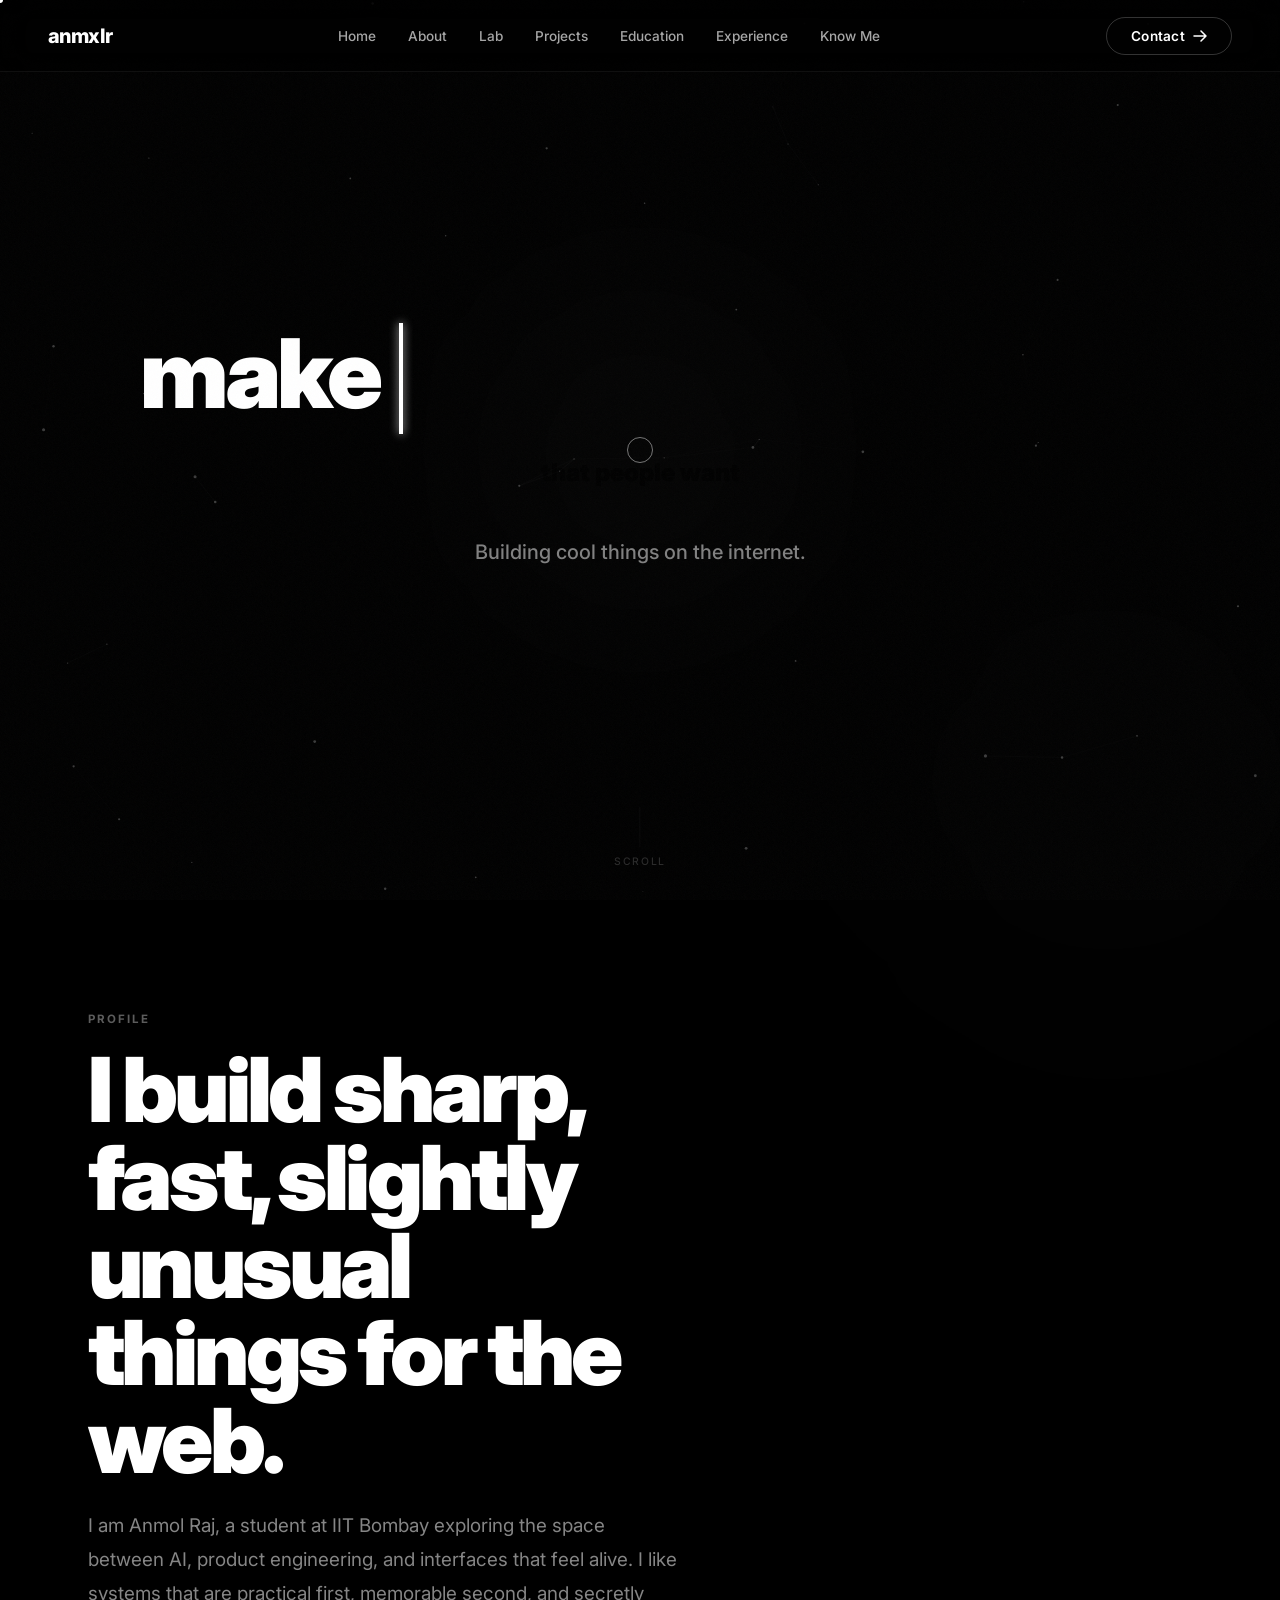
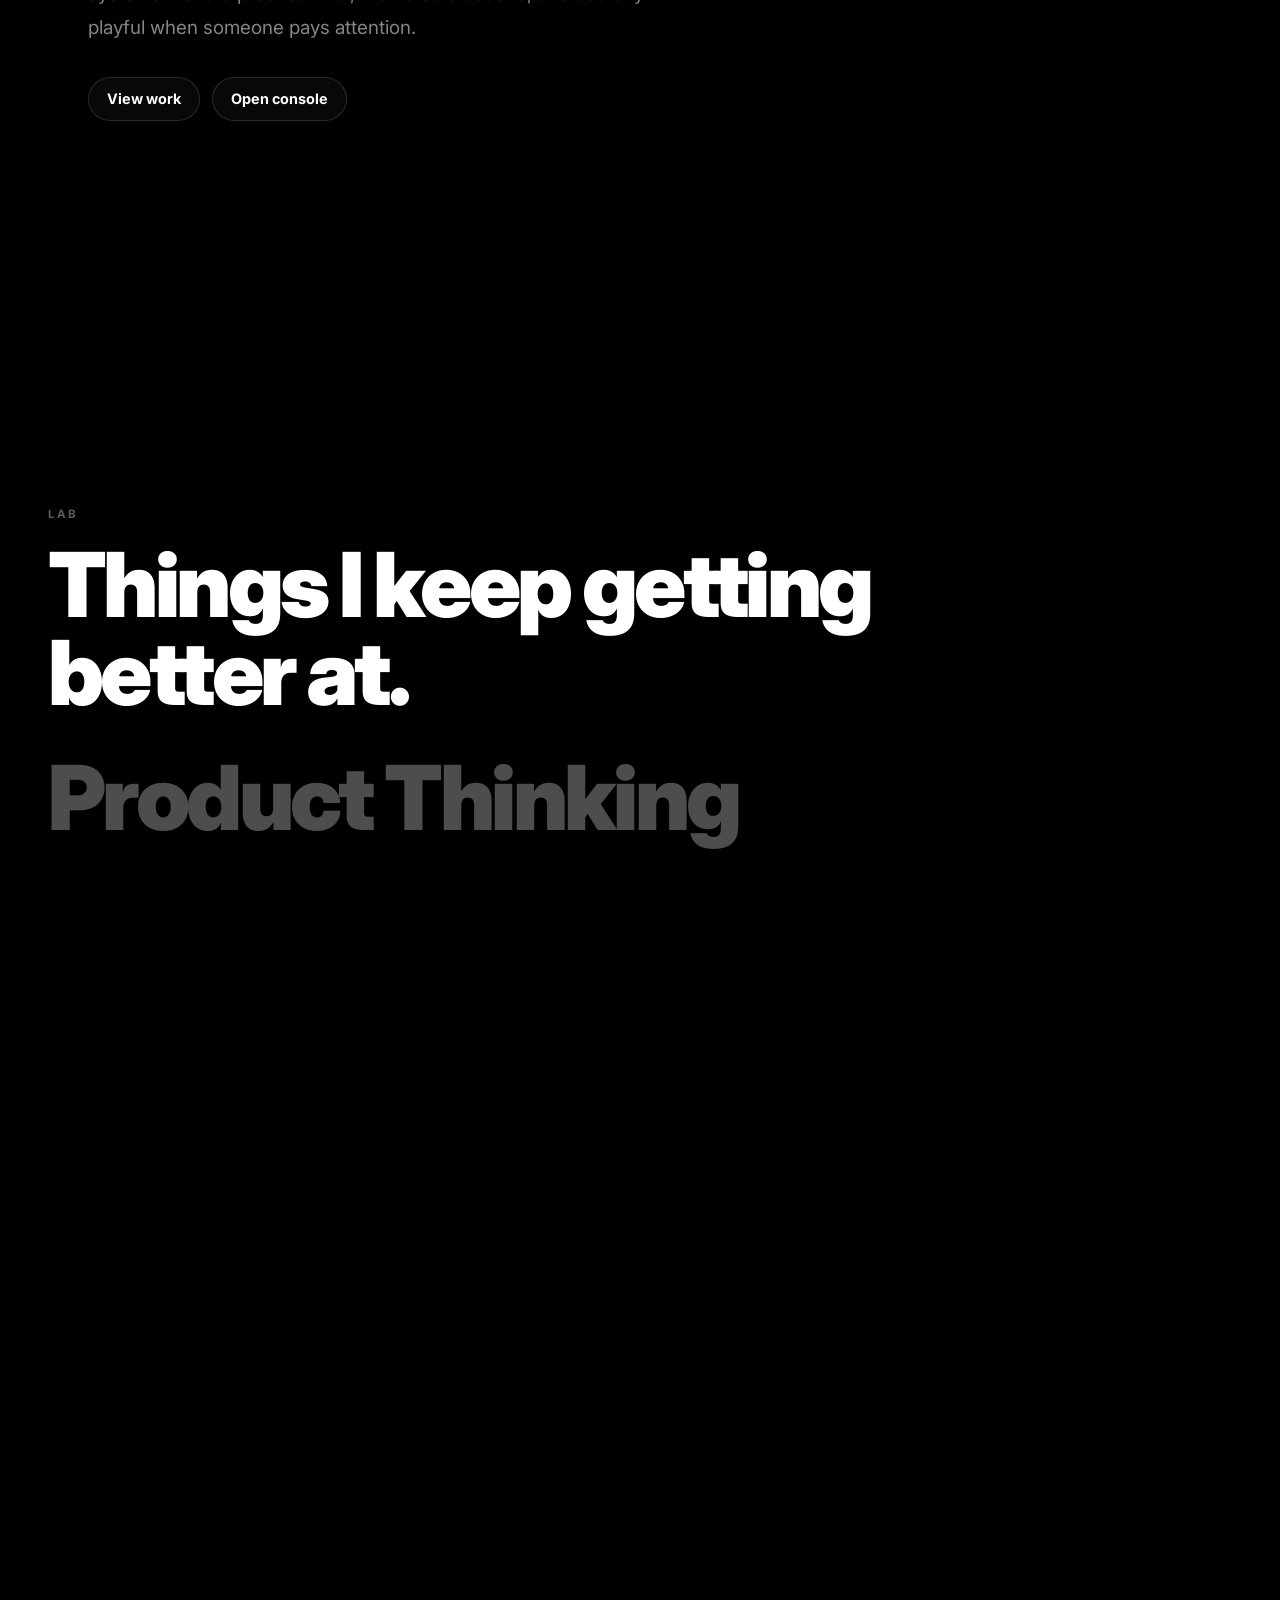
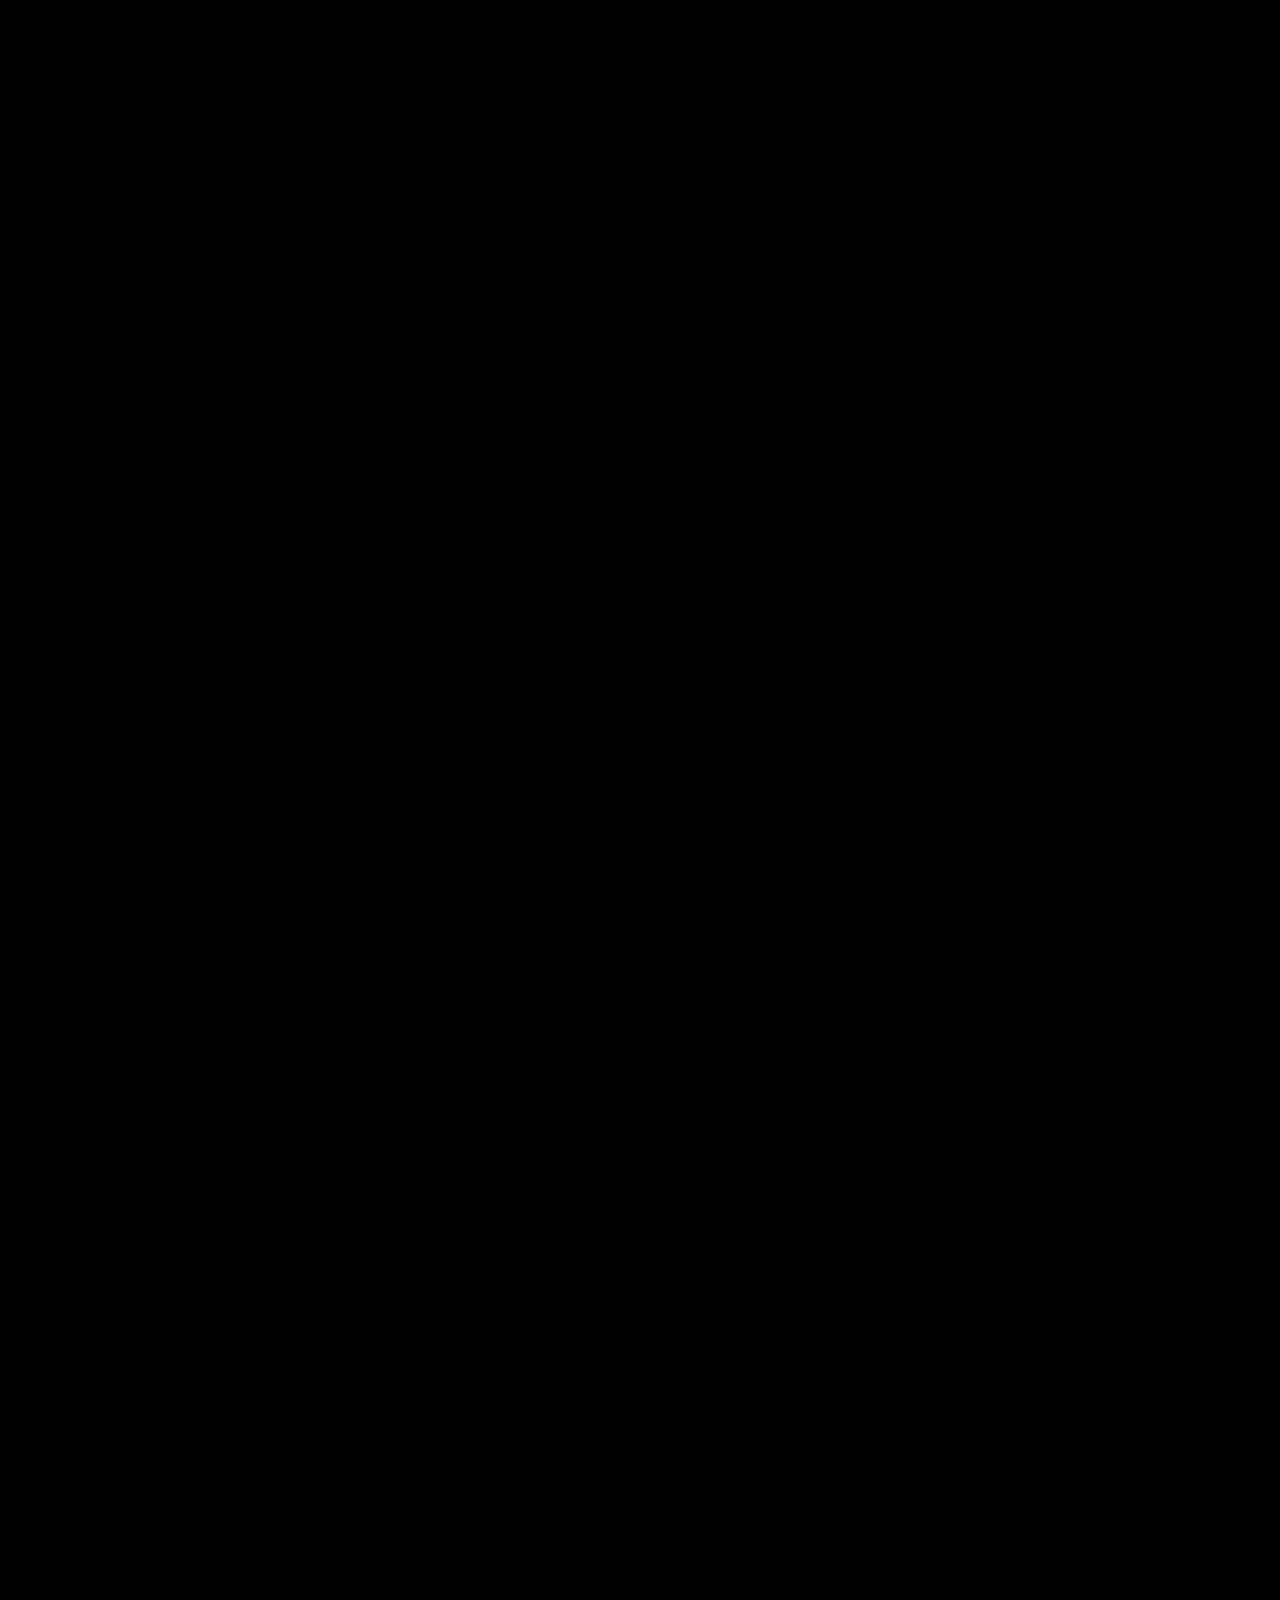
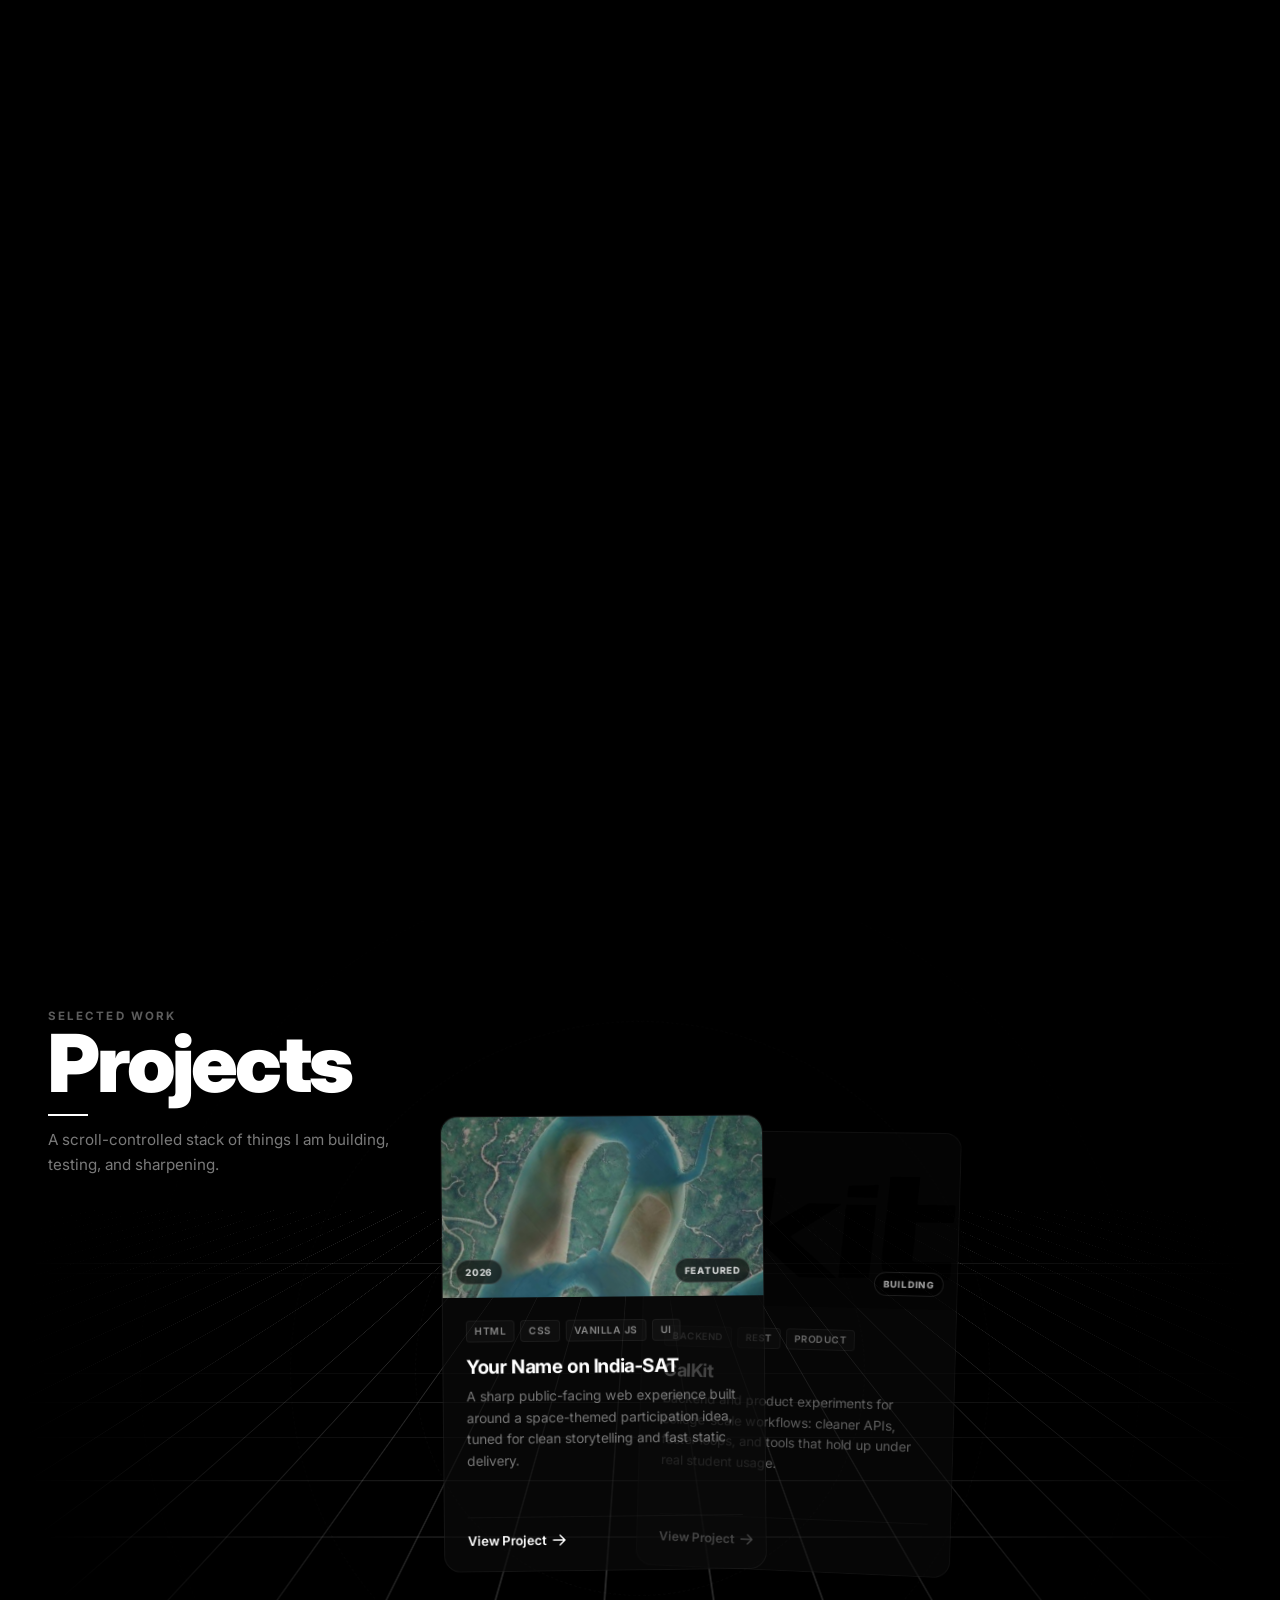
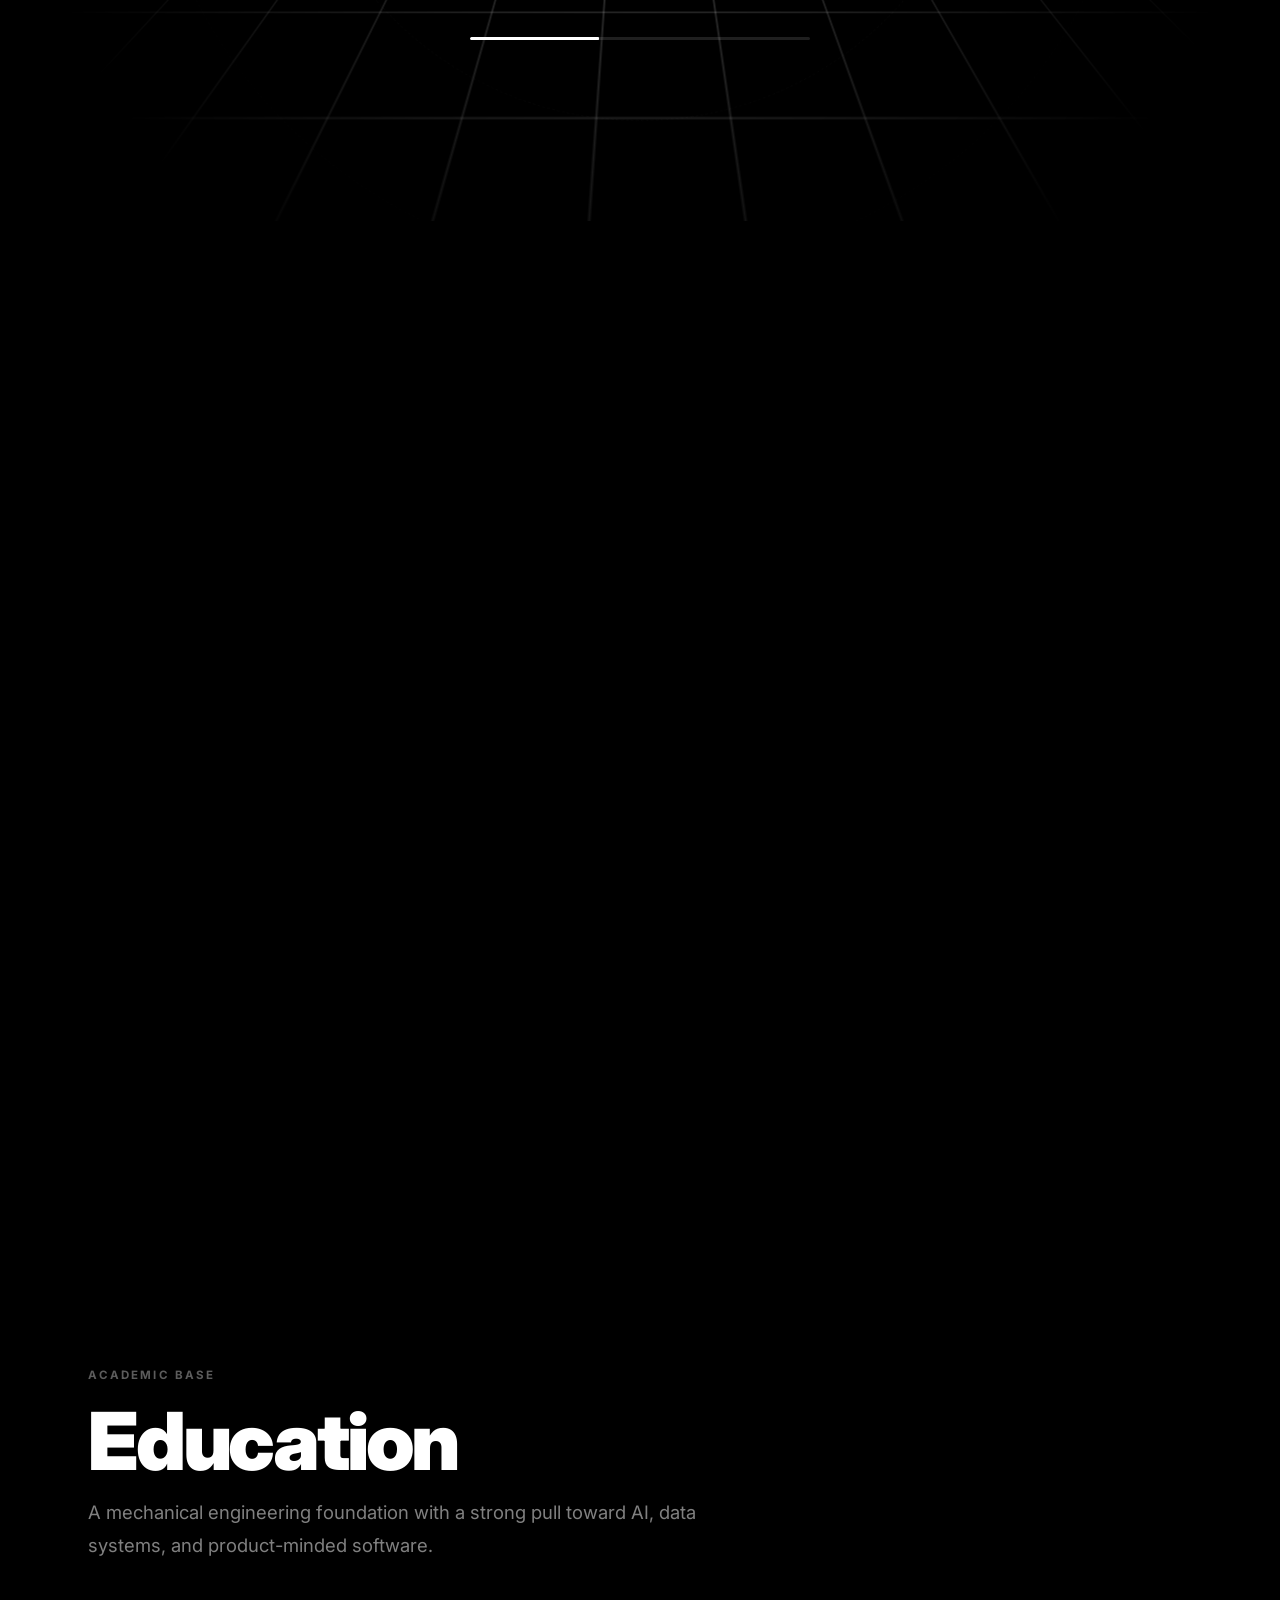
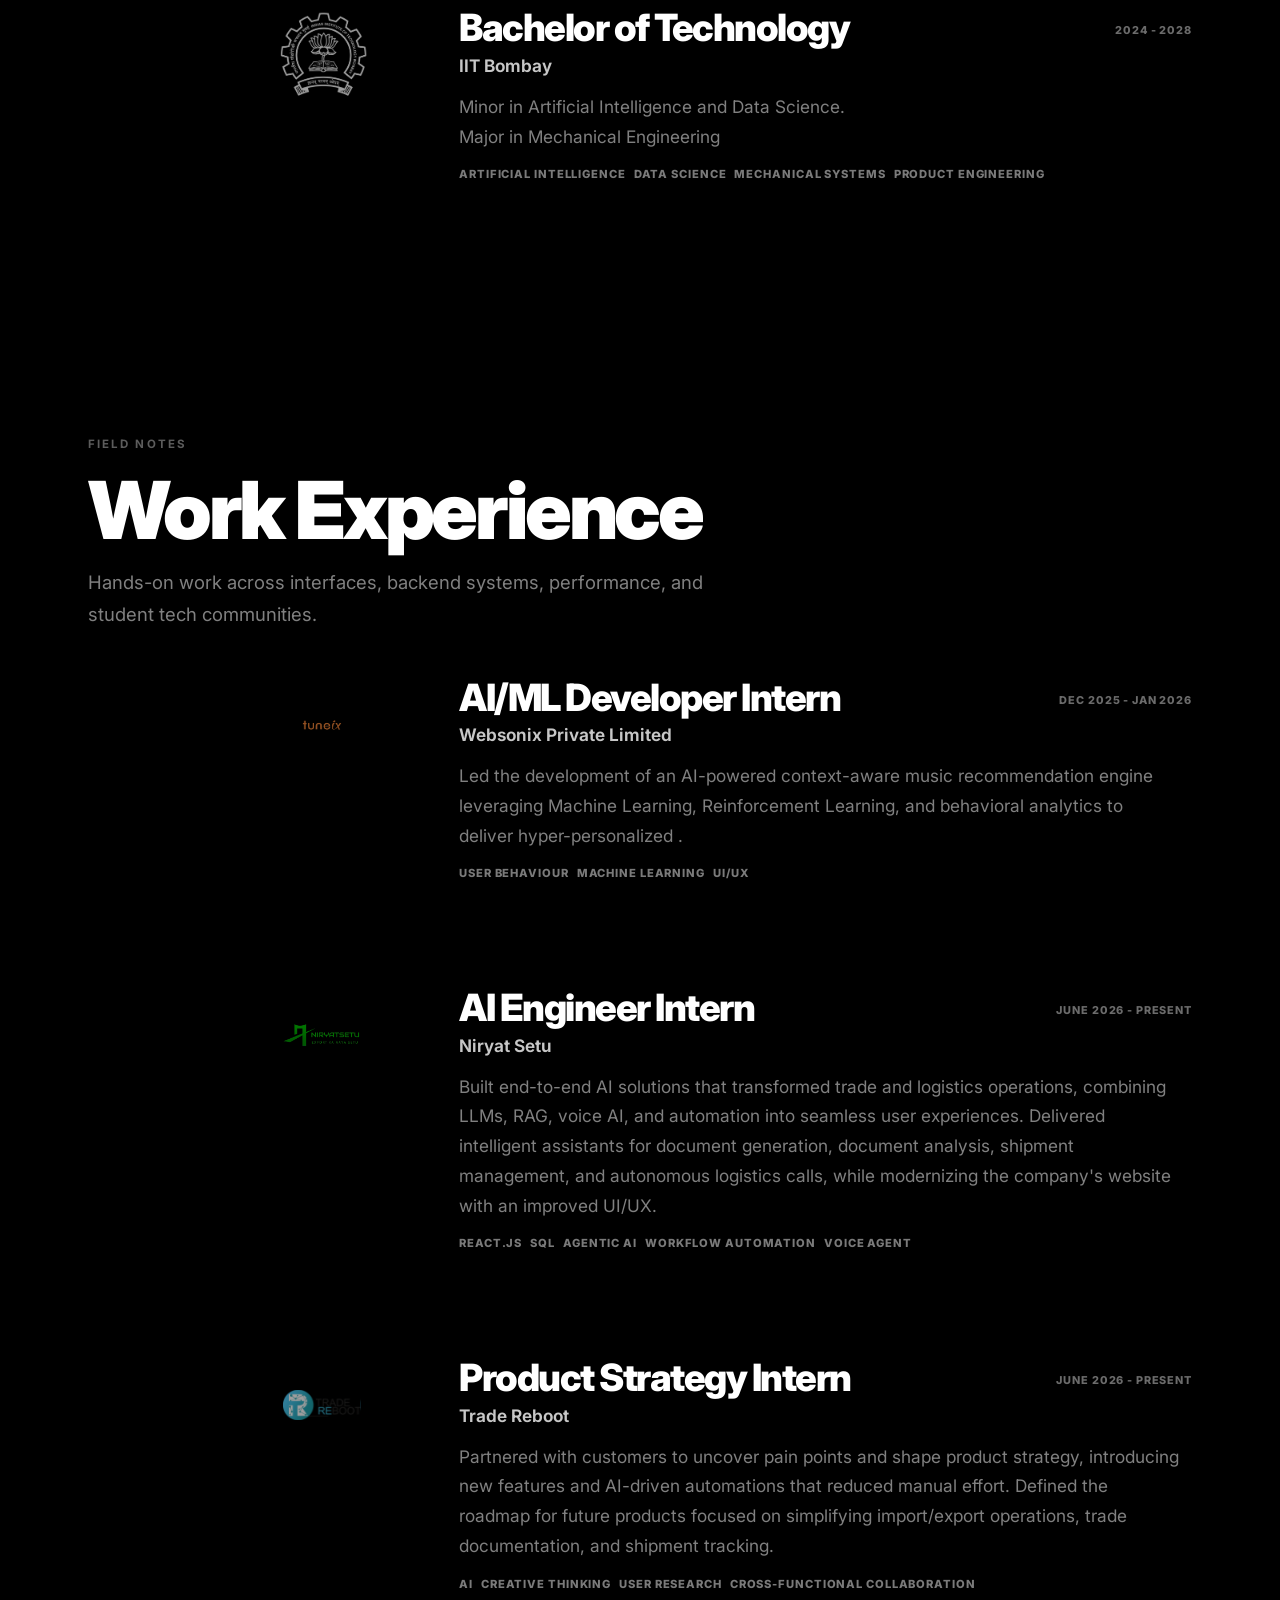
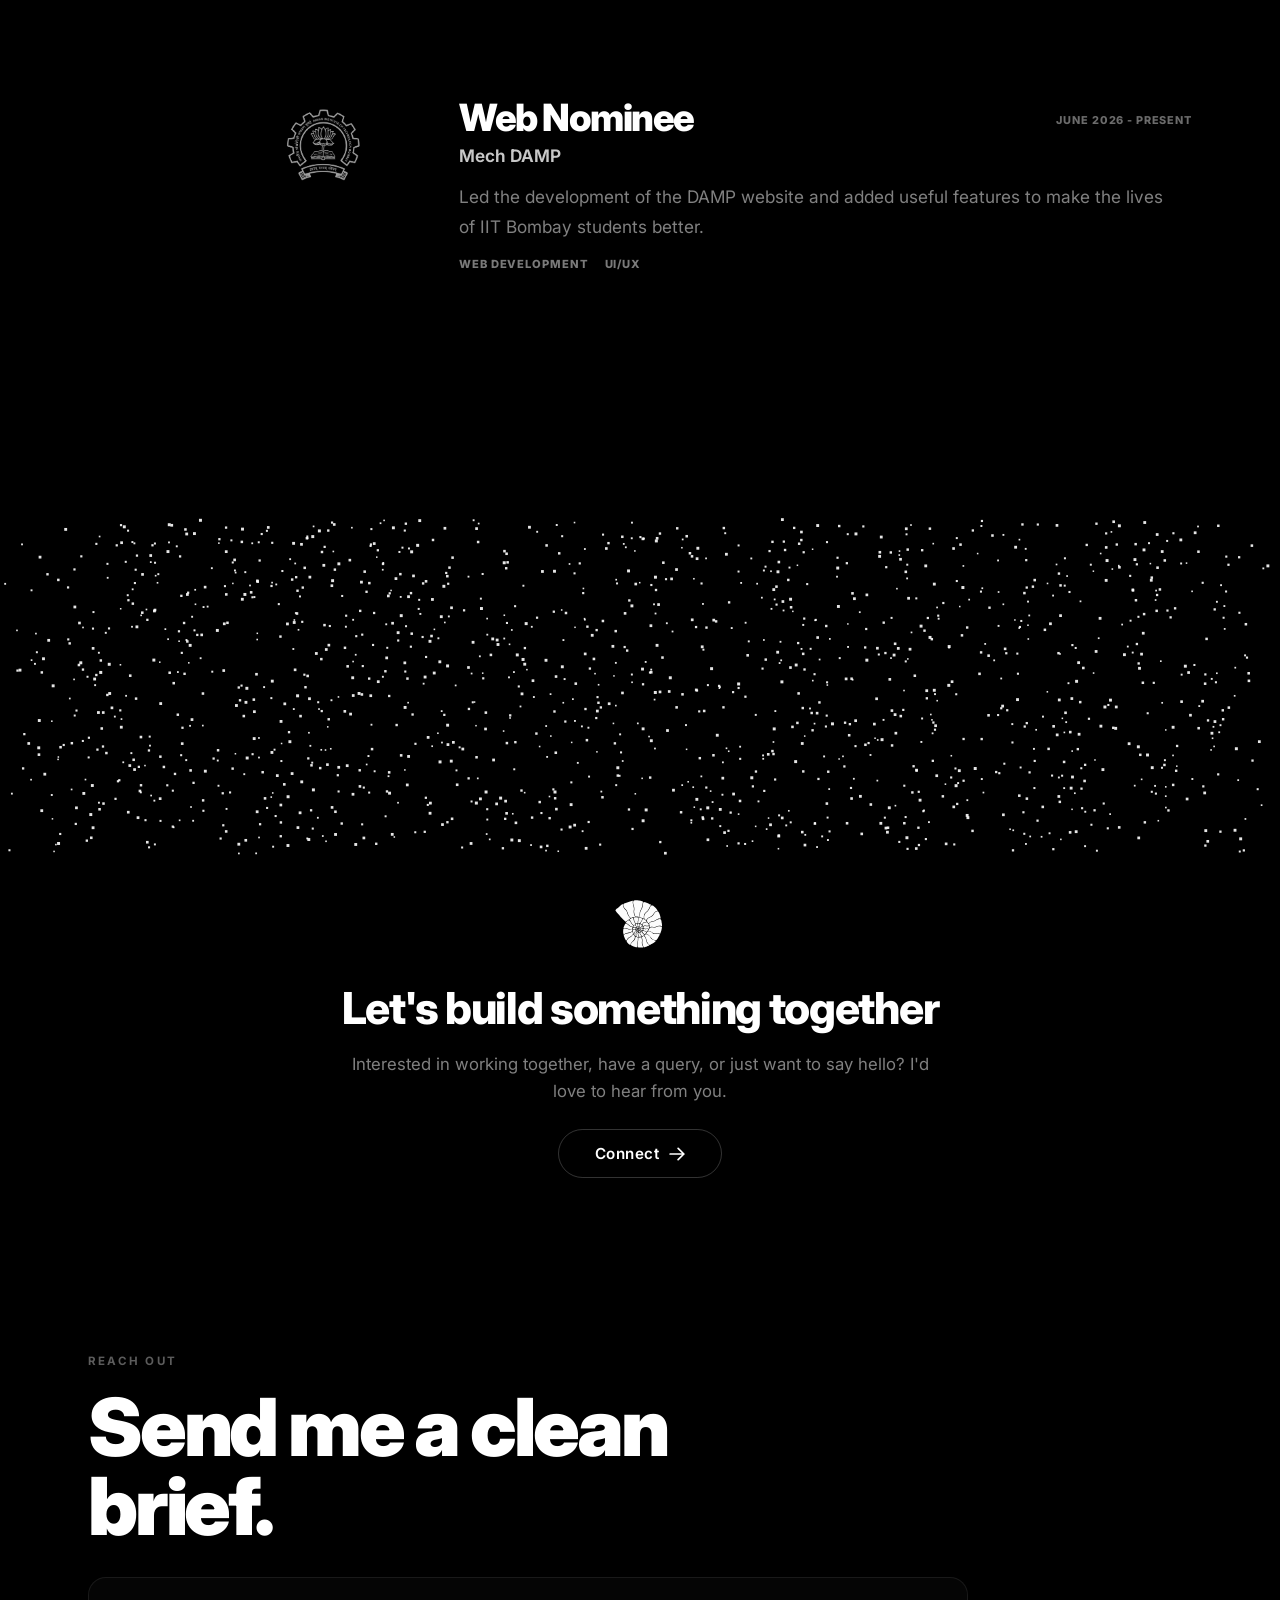
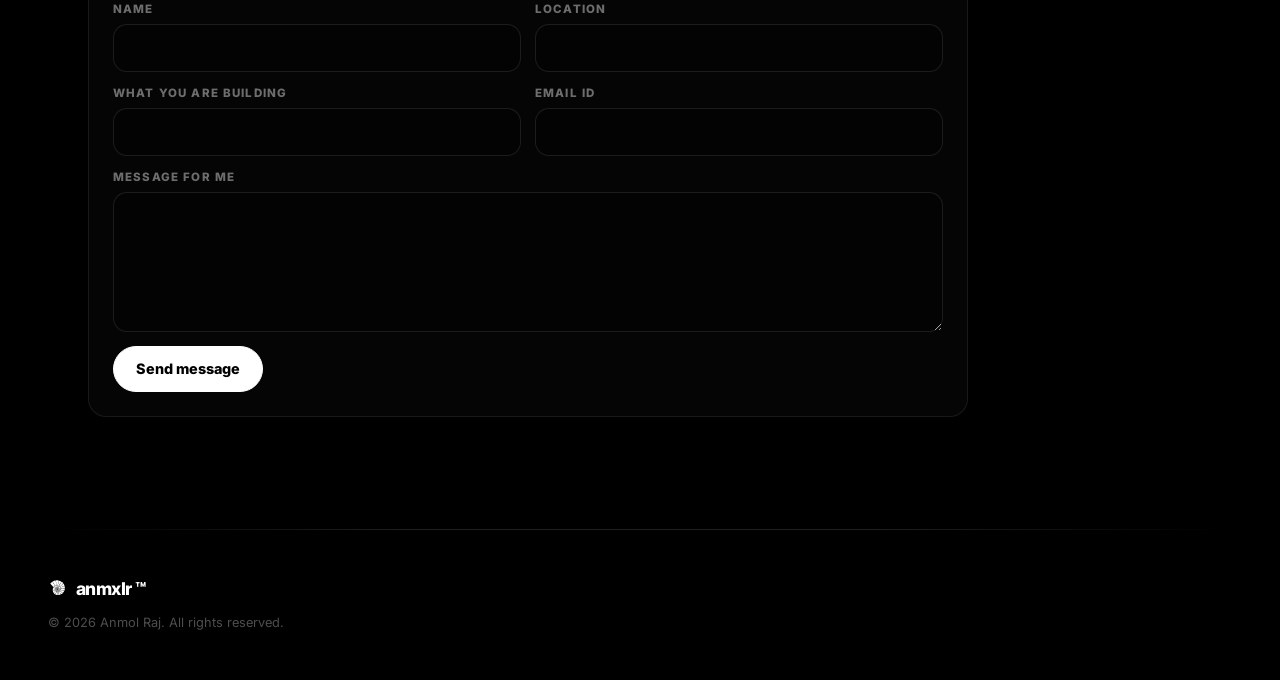
<file: index.html>
<!DOCTYPE html>
<html lang="en" class="scroll-locked">

<head>
    <meta charset="UTF-8">
    <meta name="viewport" content="width=device-width, initial-scale=1.0">
    <meta name="description" content="anmxlr — personal landing page">
    <title>anmxlr</title>
    <link rel="stylesheet" href="src/style.css">
    <link rel="icon" type="image/svg+xml" href="src/assets/images/logo.svg" />
    <link rel="shortcut icon" href="src/assets/images/logo.svg" />
</head>

<body class="scroll-locked">

    <!-- ── Intro Splash Screen ──────────────────────── -->
    <div class="intro-screen" id="intro-screen">
        <div class="intro-content">
            <div class="intro-logo-container" id="intro-logo-container"></div>
            <span class="intro-text">
                <span class="letter">a</span>
                <span class="letter">n</span>
                <span class="letter">m</span>
                <span class="letter">x</span>
                <span class="letter">l</span>
                <span class="letter">r</span>
            </span>

        </div>
    </div>

    <!-- ── Main Page ────────────────────────────────── -->
    <div class="main-page" id="main-page">

        <!-- Ambient glow orbs -->
        <div class="glow-orb glow-orb--primary"></div>
        <div class="glow-orb glow-orb--secondary"></div>
        <canvas class="constellation-canvas" id="constellation-canvas" aria-hidden="true"></canvas>

        <!-- Top Navigation Bar -->
        <nav class="top-bar" id="top-bar">
            <div class="logo">
                <span>anmxlr</span>
            </div>
            <div class="nav-tabs">
                <a href="#" class="nav-tab">Home</a>
                <a href="#about-section" class="nav-tab">About</a>
                <a href="#lab-section" class="nav-tab">Lab</a>
                <a href="#projects-scroll-track" class="nav-tab">Projects</a>
                <a href="#education-section" class="nav-tab">Education</a>
                <a href="#experience-section" class="nav-tab">Experience</a>
                <a href="src/components/about.html" class="nav-tab">Know Me</a>
            </div>
            <a href="#" class="contact-btn" id="contact-btn">
                <span>Contact</span>
                <svg class="arrow-icon" viewBox="0 0 14 14" fill="none" xmlns="http://www.w3.org/2000/svg">
                    <path d="M1 7h12M8 2l5 5-5 5" stroke-width="1.5" stroke-linecap="round" stroke-linejoin="round" />
                </svg>
            </a>
            <!-- Hamburger Button for Mobile -->
            <button class="menu-toggle-btn" id="menu-toggle-btn" aria-label="Toggle Navigation Menu">
                <span class="line line-top"></span>
                <span class="line line-middle"></span>
                <span class="line line-bottom"></span>
            </button>
        </nav>

        <!-- Mobile Navigation Menu Overlay -->
        <div class="mobile-nav-overlay" id="mobile-nav-overlay">
            <div class="mobile-nav-content">
                <div class="mobile-nav-links">
                    <a href="#" class="mobile-nav-link" data-index="0">Home</a>
                    <a href="#about-section" class="mobile-nav-link" data-index="1">About</a>
                    <a href="#lab-section" class="mobile-nav-link" data-index="2">Lab</a>
                    <a href="#projects-scroll-track" class="mobile-nav-link" data-index="3">Projects</a>
                    <a href="#education-section" class="mobile-nav-link" data-index="4">Education</a>
                    <a href="#experience-section" class="mobile-nav-link" data-index="5">Experience</a>
                    <a href="src/components/about.html" class="mobile-nav-link" data-index="6">Know Me</a>
                    <a href="#" class="mobile-nav-link mobile-contact-link" id="mobile-contact-trigger" data-index="7">
                        <span>Contact</span>
                        <svg class="arrow-icon" viewBox="0 0 14 14" fill="none" xmlns="http://www.w3.org/2000/svg">
                            <path d="M1 7h12M8 2l5 5-5 5" stroke-width="1.5" stroke-linecap="round"
                                stroke-linejoin="round" />
                        </svg>
                    </a>
                </div>
            </div>
        </div>

        <!-- Hero Section -->
        <section class="hero">
            <h1 class="hero-title"><span class="hero-title-intro"> </span><span
                    class="change-wrapper"><span class="word-strike">make something people
                        want<span class="strike-half strike-top">make something people want</span><span
                            class="strike-half strike-bottom">make something people want</span></span><span
                        class="word-pop"><span class="typewriter-text"></span><span
                            class="typewriter-cursor"></span></span></span></h1>
            <p class="hero-easter">that people want</p>
            <p class="hero-subtitle">Building cool things on the internet.</p>
        </section>

        <!-- About Section -->
        <section class="about-section" id="about-section">
            <div class="section-kicker">Profile</div>
            <div class="about-grid">
                <div class="about-copy">
                    <h2 class="about-title">I build sharp, fast, slightly unusual things for the web.</h2>
                    <p class="about-text">I am Anmol Raj, a student at IIT Bombay exploring the space between AI, product
                        engineering, and interfaces that feel alive. I like systems that are practical first, memorable
                        second, and secretly playful when someone pays attention.</p>
                    <div class="about-actions">
                        <a href="#projects-scroll-track" class="magnetic-link">View work</a>
                        <button class="magnetic-link command-trigger" type="button" id="command-trigger">Open
                            console</button>
                    </div>
                </div>
            </div>
        </section>

        <!-- Lab Section (scroll-driven text) -->
        <div class="lab-scroll-track" id="lab-scroll-track">
            <section class="lab-section" id="lab-section">
                <div class="lab-section-inner">
                    <div class="section-kicker">Lab</div>
                    <h2 class="lab-title">Things I keep getting better at.</h2>
                    <div class="lab-scroll-text" aria-label="Skills">
                        <div class="lab-scroll-text-viewport">
                            <div class="lab-scroll-text-track" id="lab-scroll-text-track">
                                <span class="lab-scroll-text-item is-active">Product Thinking</span>
                                <span class="lab-scroll-text-item">Agentic AI</span>
                                <span class="lab-scroll-text-item">UI/UX</span>
                                <span class="lab-scroll-text-item">coding</span>
                                <span class="lab-scroll-text-item">Design Thinking</span>
                                <span class="lab-scroll-text-item">Problem Solving</span>
                            </div>
                        </div>
                    </div>
                </div>
            </section>
        </div>

        <!-- Projects Scroll Track (pins section while scrolling) -->
        <div class="projects-scroll-track" id="projects-scroll-track">
            <!-- Projects Showcase Section -->
            <section class="projects-section" id="projects-section">

                <!-- Cool Animated Black and White Background -->
                <div class="projects-bg">
                    <div class="projects-bg-grid"></div>
                    <div class="projects-bg-circles">
                        <div class="bg-circle bg-circle--1"></div>
                        <div class="bg-circle bg-circle--2"></div>
                        <div class="bg-circle bg-circle--3"></div>
                    </div>
                    <div class="projects-bg-overlay"></div>
                </div>

                <div class="projects-heading">
                    <span class="section-kicker">Selected Work</span>
                    <h2 class="projects-title">Projects</h2>
                    <p class="projects-subtitle">A scroll-controlled stack of things I am building, testing, and
                        sharpening.</p>
                </div>

                <!-- 3D Stack Scene Wrapper -->
                <div class="projects-stack-scroller" id="projects-stack-scroller" tabindex="0"
                    aria-label="Scrollable projects stack">
                    <div class="projects-stack-stage">
                        <div class="projects-stack-scene">
                            <div class="projects-stack">
                                <!-- Projects dynamically injected by main.js -->
                            </div>
                        </div>
                    </div>
                    <div class="projects-stack-spacer" id="projects-stack-spacer" aria-hidden="true"></div>
                </div>
                <div class="projects-stack-progress" aria-label="Project carousel progress"><span></span></div>

            </section>
        </div>

        <!-- Education Section -->
        <section class="education-section" id="education-section">
            <div class="section-kicker">Academic Base</div>
            <h2 class="education-title">Education</h2>
            <p class="section-lede">A mechanical engineering foundation with a strong pull toward AI, data systems, and
                product-minded software.</p>
            <div class="education-timeline">

                <div class="timeline-item">
                    <div class="timeline-content">
                        <div class="timeline-logo">
                            <a href="https://www.iitb.ac.in/">
                                <img src="src/assets/images/iitb.png" alt="IIT Bombay Logo" class="institution-logo">
                            </a>
                        </div>
                        <div class="timeline-info">
                            <div class="timeline-header">
                                <h3 class="timeline-degree">Bachelor of Technology</h3>
                                <span class="timeline-period">2024 - 2028</span>
                            </div>
                            <h4 class="timeline-institution">IIT Bombay</h4>

                            <p class="timeline-desc">Minor in Artificial Intelligence and Data Science.</p>
                            <p class="timeline-desc">Major in Mechanical Engineering</p>
                            <div class="timeline-tags">
                                <span>Artificial Intelligence</span>
                                <span>Data Science</span>
                                <span>Mechanical Systems</span>
                                <span>Product Engineering</span>
                            </div>
                        </div>
                    </div>
                </div>

            </div>
        </section>

        <!-- Experience Section -->
        <section class="experience-section" id="experience-section">
            <div class="section-kicker">Field Notes</div>
            <h2 class="experience-title">Work Experience</h2>
            <p class="section-lede">Hands-on work across interfaces, backend systems, performance, and student tech
                communities.</p>
            <div class="experience-timeline">

                <div class="timeline-item">
                    <div class="timeline-content">
                        <div class="timeline-logo">
                            <img src="src/assets/images/companies/tuneix-logo.png" alt="Tuneix logo"
                                class="company-logo">
                        </div>
                        <div class="timeline-info">
                            <div class="timeline-header">
                                <h3 class="timeline-degree">AI/ML Developer Intern</h3>
                                <span class="timeline-period">Dec 2025 - Jan 2026</span>
                            </div>
                            <h4 class="timeline-institution">Websonix Private Limited</h4>
                            <p class="timeline-desc">Led the development of an AI-powered context-aware music
                                recommendation engine leveraging Machine Learning, Reinforcement Learning, and
                                behavioral analytics to deliver hyper-personalized .</p>
                            <div class="timeline-tags">
                                <span>User Behaviour</span>
                                <span>Machine Learning</span>
                                <span>UI/UX</span>
                            </div>
                        </div>
                    </div>
                </div>

                <div class="timeline-item">
                    <div class="timeline-content">
                        <div class="timeline-logo">
                            <img src="src/assets/images/companies/logo.png" alt="Niryat Setu logo" class="company-logo">
                        </div>
                        <div class="timeline-info">
                            <div class="timeline-header">
                                <h3 class="timeline-degree">AI Engineer Intern</h3>
                                <span class="timeline-period">June 2026 - Present</span>
                            </div>
                            <h4 class="timeline-institution">Niryat Setu</h4>
                            <p class="timeline-desc">Built end-to-end AI solutions that transformed trade and logistics operations, combining LLMs, RAG, voice AI, and automation into seamless user experiences. Delivered intelligent assistants for document generation, document analysis, shipment management, and autonomous logistics calls, while modernizing the company's website with an improved UI/UX.</p>
                            <div class="timeline-tags">
                                <span>React.js</span>
                                <span>SQL</span>
                                <span>Agentic AI</span>
                                <span>Workflow Automation</span>
                                <span>Voice Agent</span>
                            </div>
                        </div>
                    </div>
                </div>

                <div class="timeline-item">
                    <div class="timeline-content">
                        <div class="timeline-logo">
                            <img src="src/assets/images/companies/tr_logo_updated.svg" alt="Tuneix logo"
                                class="company-logo">
                        </div>
                        <div class="timeline-info">
                            <div class="timeline-header">
                                <h3 class="timeline-degree">Product Strategy Intern</h3>
                                <span class="timeline-period">June 2026 - Present</span>
                            </div>
                            <h4 class="timeline-institution">Trade Reboot</h4>
                            <p class="timeline-desc">Partnered with customers to uncover pain points and shape product strategy, introducing new features and AI-driven automations that reduced manual effort. Defined the roadmap for future products focused on simplifying import/export operations, trade documentation, and shipment tracking.
</p>
                            <div class="timeline-tags">
                                <span>AI</span>
                                <span>Creative Thinking</span>
                                <span>User Research</span>
                                <span>Cross-functional Collaboration</span>
                            </div>
                        </div>
                    </div>
                </div>

                <div class="timeline-item">
                    <div class="timeline-content">
                        <div class="timeline-logo">
                            <img src="src/assets/images/iitb.png" alt="Tuneix logo"
                                class="company-logo">
                        </div>
                        <div class="timeline-info">
                            <div class="timeline-header">
                                <h3 class="timeline-degree">Web Nominee </h3>
                                <span class="timeline-period">June 2026 - Present</span>
                            </div>
                            <h4 class="timeline-institution">Mech DAMP</h4>
                            <p class="timeline-desc">Led the development of the DAMP website and added useful features to make the lives of IIT Bombay students better.</p>
                            <div class="timeline-tags">
                                <span>Web development</span>
                                <span></span>
                                <span>UI/UX</span>
                            </div>
                        </div>
                    </div>
                </div>

            </div>
        </section>

        <!-- Interactive Name Warp Section -->
        <section class="name-warp-section" id="name-warp-section">
            <div class="name-warp-container">
                <canvas id="name-warp-canvas"></canvas>
            </div>
            <div class="connect-invite-container">
                <img src="src/assets/images/logo.svg" alt="anmxlr Logo" class="connect-logo">
                <h3 class="connect-title">Let's build something together</h3>
                <p class="connect-subtitle">Interested in working together, have a query, or just want to say hello? I'd
                    love to hear from you.</p>
            </div>
            <a href="#" class="connect-btn" id="name-connect-btn">
                <span>Connect</span>
                <svg class="arrow-icon" viewBox="0 0 14 14" fill="none" xmlns="http://www.w3.org/2000/svg">
                    <path d="M1 7h12M8 2l5 5-5 5" stroke-width="1.5" stroke-linecap="round" stroke-linejoin="round" />
                </svg>
            </a>
        </section>

        <!-- Reach Out Section -->
        <section class="reach-section" id="reach-section">
            <div class="section-kicker">Reach Out</div>
            <h2 class="reach-title">Send me a clean brief.</h2>
            <form class="reach-form" id="reach-form">
                <div class="reach-field">
                    <label for="reach-name">Name</label>
                    <input id="reach-name" name="name" autocomplete="name" required>
                </div>
                <div class="reach-field">
                    <label for="reach-location">Location</label>
                    <input id="reach-location" name="location" autocomplete="address-level2">
                </div>
                <div class="reach-field">
                    <label for="reach-building">What you are building</label>
                    <input id="reach-building" name="building" required>
                </div>
                <div class="reach-field">
                    <label for="reach-email">Email ID</label>
                    <input id="reach-email" name="email" type="email" autocomplete="email" required>
                </div>
                <div class="reach-field reach-field-full">
                    <label for="reach-message">Message for me</label>
                    <textarea id="reach-message" name="message" rows="5" required></textarea>
                </div>
                <button class="reach-send" type="submit">Send message</button>
            </form>
        </section>

        <!-- Scroll Indicator -->
        <div class="scroll-indicator" id="scroll-indicator">
            <div class="scroll-line"></div>
            <span class="scroll-text">Scroll</span>
        </div>

        <!-- ── Footer ─────────────────────────────── -->
        <footer class="footer" id="footer">
            <div class="footer-divider"></div>
            <div class="peeking-cat-container">
                <img src="src/assets/images/about/cat.png" alt="peeking cat" class="peeking-cat">
            </div>
            <div class="footer-content">
                <div class="footer-left">
                    <div class="footer-logo-container">
                        <img src="src/assets/images/logo.svg" alt="anmxlr Logo" class="footer-logo-img">
                        <span class="footer-logo">anmxlr ™</span>
                    </div>
                    <p class="footer-copyright">© 2026 Anmol Raj. All rights reserved.</p>
                </div>
                <div class="footer-right"></div>
            </div>
        </footer>

        <!-- Film grain texture overlay -->
        <div class="grain"></div>
    </div>

    <!-- ── Contact Modal ────────────────────────────── -->
    <div class="modal-overlay" id="modal-overlay">
        <div class="modal">
            <div class="modal-header">
                <h2 class="modal-title">Get in touch</h2>
                <button class="modal-close" id="modal-close" aria-label="Close">✕</button>
            </div>
            <div class="contact-links">

                <a href="https://mail.google.com/mail/?view=cm&fs=1&to=anmxlr@gmail.com" class="contact-link">
                    <div class="contact-link-icon">
                        <svg viewBox="0 0 24 24">
                            <rect x="2" y="4" width="20" height="16" rx="2" />
                            <path d="M22 4l-10 8L2 4" />
                        </svg>
                    </div>
                    <div class="contact-link-info">
                        <span class="contact-link-label">Email</span>
                        <span class="contact-link-value">anmxlr@gmail.com</span>
                    </div>
                </a>

                <a href="https://github.com/anmxlr" target="_blank" rel="noopener" class="contact-link">
                    <div class="contact-link-icon">
                        <svg viewBox="0 0 24 24">
                            <path
                                d="M9 19c-5 1.5-5-2.5-7-3m14 6v-3.87a3.37 3.37 0 00-.94-2.61c3.14-.35 6.44-1.54 6.44-7A5.44 5.44 0 0020 4.77 5.07 5.07 0 0019.91 1S18.73.65 16 2.48a13.38 13.38 0 00-7 0C6.27.65 5.09 1 5.09 1A5.07 5.07 0 005 4.77a5.44 5.44 0 00-1.5 3.78c0 5.42 3.3 6.61 6.44 7A3.37 3.37 0 009 18.13V22" />
                        </svg>
                    </div>
                    <div class="contact-link-info">
                        <span class="contact-link-label">GitHub</span>
                        <span class="contact-link-value">@anmxlr</span>
                    </div>
                </a>

                <a href="https://x.com/anmxlr" target="_blank" rel="noopener" class="contact-link">
                    <div class="contact-link-icon">
                        <svg viewBox="0 0 24 24">
                            <path d="M4 4l11.733 16H20L8.267 4H4zm0 16l6.768-6.768M20 4l-6.768 6.768" />
                        </svg>
                    </div>
                    <div class="contact-link-info">
                        <span class="contact-link-label">X</span>
                        <span class="contact-link-value">@anmxlr</span>
                    </div>
                </a>

                <a href="https://instagram.com/anmxlr" target="_blank" rel="noopener" class="contact-link">
                    <div class="contact-link-icon">
                        <svg viewBox="0 0 24 24">
                            <rect x="2" y="2" width="20" height="20" rx="5" ry="5" />
                            <path d="M16 11.37A4 4 0 1 1 12.63 8 4 4 0 0 1 16 11.37z" />
                            <line x1="17.5" y1="6.5" x2="17.51" y2="6.5" />
                        </svg>
                    </div>
                    <div class="contact-link-info">
                        <span class="contact-link-label">Instagram</span>
                        <span class="contact-link-value">@anmxlr</span>
                    </div>
                </a>

                <a href="https://www.linkedin.com/in/anmol-raj-026700313/" target="_blank" rel="noopener"
                    class="contact-link">
                    <div class="contact-link-icon">
                        <svg viewBox="0 0 24 24">
                            <path d="M16 8a6 6 0 0 1 6 6v7h-4v-7a2 2 0 0 0-2-2 2 2 0 0 0-2 2v7h-4v-7a6 6 0 0 1 6-6z" />
                            <rect x="2" y="9" width="4" height="12" />
                            <circle cx="4" cy="4" r="2" />
                        </svg>
                    </div>
                    <div class="contact-link-info">
                        <span class="contact-link-label">LinkedIn</span>
                        <span class="contact-link-value">Anmol Raj</span>
                    </div>
                </a>

            </div>
        </div>
    </div>

    <!-- Custom Cursor -->
    <div class="egg-toast" id="egg-toast" role="status" aria-live="polite"></div>
    <div class="terminal-overlay" id="terminal-overlay" aria-hidden="true">
        <div class="terminal-window">
            <div class="terminal-top">
                <span>anmxlr://hidden-console</span>
                <button type="button" id="terminal-close">Close</button>
            </div>
            <div class="terminal-body" id="terminal-body">
                <p><span class="terminal-muted">$</span> boot --portfolio</p>
                <p>signal found. keep building.</p>
                <p class="terminal-muted">try: projects, contact, manifesto, clear, close</p>
            </div>
            <form class="terminal-form" id="terminal-form">
                <span>$</span>
                <input id="terminal-input" autocomplete="off" spellcheck="false" aria-label="Hidden console command">
            </form>
        </div>
    </div>
    <div class="custom-cursor-dot"></div>
    <div class="custom-cursor-ring"></div>

    <script src="src/components/project-card.js" defer></script>
    <script src="src/main.js"></script>
</body>

</html>
</file>
<file: src/style.css>
/* ── Reset & Base ────────────────────────────────── */
@import url('https://fonts.googleapis.com/css2?family=Inter:wght@300;400;500;600;700;800;900&display=swap');

*,
*::before,
*::after {
  margin: 0;
  padding: 0;
  box-sizing: border-box;
}

img {
  user-select: none;
  -webkit-user-select: none;
  -webkit-user-drag: none;
}

*::selection {
  background-color: #d00000 !important;
  color: #000000 !important;
}

*::-moz-selection {
  background-color: #d00000 !important;
  color: #000000 !important;
}

*::-webkit-selection {
  background-color: #d00000 !important;
  color: #000000;
}

html {
  font-family: 'Inter', -apple-system, BlinkMacSystemFont, sans-serif;
  -webkit-font-smoothing: antialiased;
  -moz-osx-font-smoothing: grayscale;
  scroll-behavior: smooth;
  overflow-x: clip;
}

body {
  background: #000000;
  color: #ffffff;
  min-height: 100vh;
  overflow-x: clip;
}

/* Scroll Lock State during Intro Splash */
html.scroll-locked,
body.scroll-locked {
  overflow-y: hidden;
}


/* ── Intro Splash Screen ─────────────────────────── */
.intro-screen {
  position: fixed;
  inset: 0;
  z-index: 1000;
  background: #ffffff;
  display: flex;
  align-items: center;
  justify-content: center;
  transition: transform 1.1s cubic-bezier(0.85, 0, 0.15, 1);
  will-change: transform;
}

.intro-screen.slide-up {
  transform: translateY(-100%);
}

.intro-screen.hidden {
  display: none;
}

.intro-content {
  display: flex;
  flex-direction: column;
  align-items: center;
  justify-content: center;
  gap: 12px;
  animation: introExit 0.7s cubic-bezier(0.76, 0, 0.24, 1) 3.2s forwards;
  will-change: opacity, transform, filter;
}

.intro-logo-container {
  width: clamp(120px, 25vw, 220px);
  height: clamp(120px, 25vw, 220px);
  margin-bottom: 24px;
  display: flex;
  align-items: center;
  justify-content: center;
}

.intro-logo-svg {
  width: 100%;
  height: 100%;
}

.intro-logo-svg g {
  opacity: 0;
  transform-box: fill-box;
  transform-origin: center;
  animation: partReveal 0.7s cubic-bezier(0.34, 1.56, 0.64, 1) forwards;
}

.intro-logo-fallback {
  width: 100%;
  height: 100%;
  object-fit: contain;
}

@keyframes partReveal {
  0% {
    opacity: 0;
    transform: scale(0) rotate(-15deg);
  }

  100% {
    opacity: 1;
    transform: scale(1) rotate(0deg);
  }
}

.intro-text {
  display: flex;
  font-size: clamp(3rem, 10vw, 8rem);
  font-weight: 900;
  color: #000000;
  letter-spacing: -0.02em;
}

.intro-text .letter {
  display: inline-block;
  opacity: 0;
  transform: translateY(35px) scale(0.9) rotate(var(--rot, 0deg));
  filter: blur(100px);
  animation: letterFadeIn 0.8s cubic-bezier(0.22, 1, 0.36, 1) forwards;
  will-change: opacity, transform, filter;
}

/* Staggered delays and slight rotation offsets for each letter (shifted by +0.8s initial delay) */
.intro-text .letter:nth-child(1) {
  animation-delay: 0.95s;
}

.intro-text .letter:nth-child(2) {
  animation-delay: 1.05s;
}

.intro-text .letter:nth-child(3) {
  animation-delay: 1.15s;
}

.intro-text .letter:nth-child(4) {
  animation-delay: 1.25s;
}

.intro-text .letter:nth-child(5) {
  animation-delay: 1.35s;
}

.intro-text .letter:nth-child(6) {
  animation-delay: 1.45s;
}

.intro-text .letter:nth-child(7) {
  animation-delay: 1.55s;
}

@keyframes letterFadeIn {
  from {
    opacity: 0;
    transform: translateY(35px) scale(0.9) rotate(var(--rot, 0deg));
    filter: blur(10px);
  }

  to {
    opacity: 1;
    transform: translateY(0) scale(1) rotate(0deg);
    filter: blur(0);
  }
}

@keyframes introExit {
  to {
    opacity: 0;
    transform: translateY(-20px);
    filter: blur(8px);
  }
}

/* ── Main Page ───────────────────────────────────── */
.main-page {
  min-height: 100vh;
  background: #000000;
  opacity: 0;
  transition: opacity 0.5s ease 0.4s;
}

.main-page.visible {
  opacity: 1;
}

.constellation-canvas {
  position: fixed;
  inset: 0;
  z-index: 1;
  width: 100%;
  height: 100%;
  pointer-events: none;
  opacity: 0;
  transition: opacity 1.2s ease;
  mix-blend-mode: screen;
}

.main-page.visible .constellation-canvas {
  opacity: 0.42;
}

/* ── Top Navigation Bar ──────────────────────────── */
.top-bar {
  position: fixed;
  top: 0;
  left: 0;
  right: 0;
  z-index: 100;
  display: flex;
  align-items: center;
  justify-content: space-between;
  padding: 0 clamp(1.5rem, 4vw, 3rem);
  height: 72px;
  background: rgba(0, 0, 0, 0.6);
  backdrop-filter: blur(20px);
  -webkit-backdrop-filter: blur(20px);
  border-bottom: 1px solid rgba(255, 255, 255, 0.06);
  transform: translateY(-100%);
  transition: transform 0.7s cubic-bezier(0.22, 1, 0.36, 1);
}

.top-bar.visible {
  transform: translateY(0);
}

.logo {
  font-size: 1.25rem;
  font-weight: 800;
  color: #ffffff;
  letter-spacing: -0.03em;
  cursor: pointer;
  user-select: none;
  position: relative;
  display: flex;
  align-items: center;
  gap: 10px;
}

.logo-icon {
  width: 24px;
  height: 24px;
  object-fit: contain;
  filter: invert(1);
  transition: transform 0.3s cubic-bezier(0.22, 1, 0.36, 1);
}

.logo:hover .logo-icon {
  transform: rotate(15deg) scale(1.1);
}

.logo::after {
  content: '';
  position: absolute;
  bottom: -4px;
  left: 0;
  width: 0;
  height: 2px;
  background: #ffffff;
  transition: width 0.3s cubic-bezier(0.22, 1, 0.36, 1);
}

.logo:hover::after {
  width: 100%;
}

.nav-tabs {
  display: flex;
  align-items: center;
  gap: 32px;
}

.nav-tab {
  font-family: 'Inter', sans-serif;
  font-size: 0.85rem;
  font-weight: 500;
  color: rgba(255, 255, 255, 0.65);
  text-decoration: none;
  transition: color 0.3s ease, opacity 0.3s ease;
  position: relative;
  padding: 6px 0;
}

.nav-tab::after {
  content: '';
  position: absolute;
  bottom: 0;
  left: 0;
  width: 0;
  height: 1.5px;
  background: #ffffff;
  transition: width 0.3s cubic-bezier(0.22, 1, 0.36, 1);
}

.nav-tab:hover {
  color: #ffffff;
}

.nav-tab:hover::after {
  width: 100%;
}

/* Hover style using :has() and :not() - dims other tabs when one is hovered */
.nav-tabs:has(.nav-tab:hover) .nav-tab:not(:hover) {
  opacity: 0.35;
}

.contact-btn {
  position: relative;
  display: inline-flex;
  align-items: center;
  gap: 8px;
  padding: 10px 24px;
  font-family: 'Inter', sans-serif;
  font-size: 0.85rem;
  font-weight: 600;
  letter-spacing: 0.02em;
  color: #ffffff;
  background: transparent;
  border: 1px solid rgba(255, 255, 255, 0.2);
  border-radius: 100px;
  cursor: pointer;
  overflow: hidden;
  transition: all 0.35s cubic-bezier(0.22, 1, 0.36, 1);
  text-decoration: none;
}

.contact-btn::before {
  content: '';
  position: absolute;
  inset: 0;
  background: #ffffff;
  border-radius: inherit;
  transform: scaleX(0);
  transform-origin: right;
  transition: transform 0.4s cubic-bezier(0.22, 1, 0.36, 1);
  z-index: 0;
}

.contact-btn:hover {
  border-color: #ffffff;
}

.contact-btn:hover::before {
  transform: scaleX(1);
  transform-origin: left;
}

.contact-btn span {
  position: relative;
  z-index: 1;
  transition: color 0.35s ease;
}

.contact-btn:hover span {
  color: #000000;
}

.contact-btn .arrow-icon {
  position: relative;
  z-index: 1;
  width: 14px;
  height: 14px;
  transition: transform 0.35s ease, color 0.35s ease;
  stroke: #ffffff;
}

.contact-btn:hover .arrow-icon {
  transform: translateX(3px);
  stroke: #000000;
}

/* ── Mobile Navigation Toggle & Overlay ─────────── */
.menu-toggle-btn {
  display: none;
  position: relative;
  width: 24px;
  height: 16px;
  background: transparent;
  border: none;
  cursor: pointer;
  flex-direction: column;
  justify-content: space-between;
  align-items: flex-end;
  z-index: 1010;
  padding: 0;
}

.menu-toggle-btn .line {
  width: 100%;
  height: 2px;
  background-color: #ffffff;
  transition: transform 0.4s cubic-bezier(0.22, 1, 0.36, 1),
    width 0.4s cubic-bezier(0.22, 1, 0.36, 1),
    background-color 0.4s ease;
  border-radius: 2px;
}

.menu-toggle-btn .line-middle {
  width: 75%;
}

.menu-toggle-btn .line-bottom {
  width: 50%;
}

.menu-toggle-btn:hover .line-middle,
.menu-toggle-btn:hover .line-bottom {
  width: 100%;
}

/* Active state (Hamburger animated to X) */
.menu-toggle-btn.active .line-top {
  transform: translateY(7px) rotate(45deg);
  width: 100%;
}

.menu-toggle-btn.active .line-middle {
  opacity: 0;
  width: 0;
}

.menu-toggle-btn.active .line-bottom {
  transform: translateY(-7px) rotate(-45deg);
  width: 100%;
}

.mobile-nav-overlay {
  position: fixed;
  inset: 0;
  z-index: 1005;
  background: rgba(0, 0, 0, 0.95);
  backdrop-filter: blur(20px);
  -webkit-backdrop-filter: blur(20px);
  display: flex;
  align-items: center;
  justify-content: center;
  opacity: 0;
  pointer-events: none;
  transition: opacity 0.4s cubic-bezier(0.22, 1, 0.36, 1);
}

@media (min-width: 769px) {
  .mobile-nav-overlay {
    display: none !important;
  }
}


.mobile-nav-overlay.active {
  opacity: 1;
  pointer-events: auto;
}

.mobile-nav-content {
  width: 100%;
  max-width: 480px;
  padding: 2rem;
  text-align: center;
}

.mobile-nav-links {
  display: flex;
  flex-direction: column;
  align-items: center;
  gap: 28px;
}

.mobile-nav-link {
  font-family: 'Inter', sans-serif;
  font-size: 1.85rem;
  font-weight: 700;
  color: rgba(255, 255, 255, 0.55);
  text-decoration: none;
  letter-spacing: -0.03em;
  transform: translateY(20px);
  opacity: 0;
  transition: transform 0.45s cubic-bezier(0.22, 1, 0.36, 1),
    opacity 0.45s cubic-bezier(0.22, 1, 0.36, 1),
    color 0.3s ease;
}

.mobile-nav-overlay.active .mobile-nav-link {
  transform: translateY(0);
  opacity: 1;
}

/* Staggered transition delays for nav links when menu opens */
.mobile-nav-overlay.active .mobile-nav-link[data-index="0"] {
  transition-delay: 0.1s;
}

.mobile-nav-overlay.active .mobile-nav-link[data-index="1"] {
  transition-delay: 0.15s;
}

.mobile-nav-overlay.active .mobile-nav-link[data-index="2"] {
  transition-delay: 0.2s;
}

.mobile-nav-overlay.active .mobile-nav-link[data-index="3"] {
  transition-delay: 0.25s;
}

.mobile-nav-overlay.active .mobile-nav-link[data-index="4"] {
  transition-delay: 0.3s;
}

.mobile-nav-overlay.active .mobile-nav-link[data-index="5"] {
  transition-delay: 0.35s;
}

.mobile-nav-overlay.active .mobile-nav-link[data-index="6"] {
  transition-delay: 0.4s;
}

.mobile-nav-link:hover {
  color: #ffffff;
}

.mobile-contact-link {
  margin-top: 16px;
  display: inline-flex;
  align-items: center;
  gap: 8px;
  padding: 10px 24px;
  font-size: 1rem;
  font-weight: 600;
  color: #ffffff;
  background: transparent;
  border: 1px solid rgba(255, 255, 255, 0.2);
  border-radius: 100px;
  transform: translateY(20px);
  opacity: 0;
  transition: transform 0.45s cubic-bezier(0.22, 1, 0.36, 1),
    opacity 0.45s cubic-bezier(0.22, 1, 0.36, 1),
    background-color 0.35s ease,
    border-color 0.35s ease,
    color 0.35s ease;
}

.mobile-contact-link .arrow-icon {
  width: 14px;
  height: 14px;
  stroke: #ffffff;
  transition: transform 0.35s ease;
}

.mobile-contact-link:hover {
  background: #ffffff;
  color: #000000;
  border-color: #ffffff;
}

.mobile-contact-link:hover .arrow-icon {
  stroke: #000000;
  transform: translateX(3px);
}


/* ── Hero Content ────────────────────────────────── */
.hero {
  display: flex;
  flex-direction: column;
  align-items: center;
  justify-content: center;
  min-height: 100vh;
  padding: 72px clamp(1.5rem, 4vw, 3rem) 2rem;
  text-align: center;
}

.hero-title {
  width: 100%;
  font-size: clamp(2.5rem, 8vw, 6rem);
  font-weight: 900;
  letter-spacing: -0.04em;
  line-height: 1.05;
  color: #ffffff;
  margin-bottom: 1.5rem;
  opacity: 0;
  transform: translateY(30px);
  animation: heroReveal 0.8s cubic-bezier(0.22, 1, 0.36, 1) forwards;
  animation-play-state: paused;
}

.main-page.visible .hero-title {
  animation-play-state: running;
}

.hero-subtitle {
  font-size: clamp(1rem, 2vw, 1.25rem);
  font-weight: 500;
  color: rgba(255, 255, 255, 0.5);
  max-width: 480px;
  line-height: 1.7;
  margin-bottom: 3rem;
  opacity: 0;
  transform: translateY(20px);
  animation: heroReveal 0.8s cubic-bezier(0.22, 1, 0.36, 1) 0.15s forwards;
  animation-play-state: paused;
}

.hero-subtitle::selection {
  background-color: #000000 !important;
  color: rgba(255, 255, 255, 0.5) !important;
  font-weight: 1000;
}

.hero-subtitle::-moz-selection {
  background-color: #000000 !important;
  color: rgba(255, 255, 255, 0.5) !important;
  font-weight: 1000;
}

.main-page.visible .hero-subtitle {
  animation-play-state: running;
}

.hero-easter {
  font-size: 1.5rem;
  font-weight: 1000;
  color: rgb(0, 0, 0);
  margin-bottom: 3rem;
  opacity: 0;
  transform: translateY(20px);
  animation: heroReveal 0.8s cubic-bezier(0.22, 1, 0.36, 1) 0.15s forwards;
  animation-play-state: paused;
}

.hero-easter::selection {
  background-color: #ff0000 !important;
  color: #000000 !important;
}

.hero-easter::-moz-selection {
  background-color: #ff0000 !important;
  color: #000000 !important;
}

.main-page.visible .hero-easter {
  animation-play-state: running;
}


/* ── Hero Title Word Cut & Pop Animation ─────────── */
.hero-title-intro[hidden] {
  display: none;
}

.hero-title.rewriting {
  text-align: center;
}

.change-wrapper {
  position: relative;
  display: inline-block;
  vertical-align: bottom;
  height: 1.15em;
  overflow: visible;
  transition: width 0.6s cubic-bezier(0.76, 0, 0.24, 1);
  text-align: left;
}

.hero-title.rewriting .change-wrapper {
  font-size: var(--rewrite-font-size, 1em);
  max-width: 100%;
}

.word-strike {
  position: relative;
  display: inline-block;
  white-space: nowrap;
  color: transparent;
  /* hide original text */
  user-select: none;
  opacity: 0.85;
  /* Group opacity to prevent double-stacking in overlapping split halves */
}

/* The horizontal slash cut from the middle */
.word-strike::after {
  content: '';
  position: absolute;
  left: 0;
  top: 52%;
  width: 0;
  height: 9px;
  background: #ffffff;
  transform: translateY(-10%);
  transition: width 0.6s cubic-bezier(0.22, 1, 0.36, 1), opacity 0.4s ease;
  z-index: 2;
}

.change-wrapper.cut .word-strike::after {
  width: 100%;
}

.change-wrapper.split .word-strike::after {
  opacity: 0;
}

.hero-title.rewriting .word-strike {
  opacity: 0;
}

.strike-half {
  position: absolute;
  inset: 0;
  color: #ffffff;
  /* Use solid white to prevent brighter overlap seam; opacity is controlled by parent */
  white-space: nowrap;
  transition: transform 0.8s cubic-bezier(0.25, 1, 0.5, 1), opacity 0.8s ease;
  pointer-events: none;
  z-index: 1;
}

.strike-top {
  clip-path: polygon(0 0, 100% 0, 100% 52%, 0 52%);
}

.strike-bottom {
  clip-path: polygon(0 48%, 100% 48%, 100% 100%, 0 100%);
}

.change-wrapper.split .strike-top {
  opacity: 0;
}

.change-wrapper.split .strike-bottom {
  opacity: 0;
}

.word-pop {
  position: absolute;
  left: 0;
  top: 0;
  white-space: nowrap;
  color: #ffffff;
  opacity: 0;
  transition: opacity 0.3s ease;
  z-index: 3;
}

.typewriter-text {
  display: inline-block;
}

.typewriter-cursor {
  position: absolute;
  left: calc(var(--typewriter-width, 0px) + 4px);
  top: 0;
  width: 4px;
  height: 1.15em;
  background-color: #ffffff;
  opacity: 0;
  animation: blinkCursor 0.8s steps(2, start) infinite;
  box-shadow: 0 0 10px rgba(255, 255, 255, 0.8);
  z-index: 4;
}

.change-wrapper::after {
  display: none;
  content: '';
  position: absolute;
  left: calc(var(--typewriter-width, 0px) + 4px);
  top: 0;
  width: 4px;
  height: 1.15em;
  background-color: #ffffff;
  opacity: 0;
  animation: blinkCursor 0.8s steps(2, start) infinite;
  box-shadow: 0 0 10px rgba(255, 255, 255, 0.8);
  z-index: 4;
}

.change-wrapper.pop .word-pop,
.change-wrapper.pop .typewriter-cursor {
  opacity: 1;
}

.change-wrapper.cursor-off .typewriter-cursor {
  opacity: 0;
  animation: none;
}

/* Cool glowing cursor for typewriter */
@keyframes blinkCursor {

  0%,
  100% {
    opacity: 1;
  }

  50% {
    opacity: 0;
  }
}

/* ── Glow Orb (ambient decoration) ───────────────── */
.glow-orb {
  position: fixed;
  width: 500px;
  height: 500px;
  border-radius: 50%;
  filter: blur(120px);
  opacity: 0;
  pointer-events: none;
  z-index: 0;
  transition: opacity 1.5s ease;
}

.main-page.visible .glow-orb {
  opacity: 1;
}

.glow-orb--primary {
  background: radial-gradient(circle, rgba(255, 255, 255, 0.04) 0%, transparent 70%);
  top: -10%;
  left: 50%;
  transform: translateX(-50%);
}

.glow-orb--secondary {
  background: radial-gradient(circle, rgba(255, 255, 255, 0.02) 0%, transparent 70%);
  bottom: -20%;
  right: -10%;
  width: 600px;
  height: 600px;
}

/* ── Scroll indicator ────────────────────────────── */
.scroll-indicator {
  position: fixed;
  bottom: 2rem;
  left: 50%;
  transform: translateX(-50%);
  display: flex;
  flex-direction: column;
  align-items: center;
  gap: 8px;
  opacity: 0;
  transition: opacity 0.6s ease 1.2s;
}

.main-page.visible .scroll-indicator {
  opacity: 0.4;
}

.scroll-indicator:hover {
  opacity: 0.8 !important;
}

.scroll-line {
  width: 1px;
  height: 40px;
  position: relative;
  overflow: hidden;
  background: rgba(255, 255, 255, 0.1);
}

.scroll-line::after {
  content: '';
  position: absolute;
  top: -100%;
  left: 0;
  width: 100%;
  height: 100%;
  background: #ffffff;
  animation: scrollPulse 2s ease-in-out infinite;
}

@keyframes scrollPulse {
  0% {
    top: -100%;
  }

  50% {
    top: 100%;
  }

  100% {
    top: 100%;
  }
}

.scroll-text {
  font-size: 0.65rem;
  font-weight: 500;
  letter-spacing: 0.15em;
  text-transform: uppercase;
  color: rgba(255, 255, 255, 0.4);
}

/* ── Animations ──────────────────────────────────── */
@keyframes heroReveal {
  to {
    opacity: 1;
    transform: translateY(0);
  }
}

/* ── Grain overlay (texture) ─────────────────────── */
.grain {
  position: fixed;
  inset: 0;
  z-index: 99;
  pointer-events: none;
  opacity: 0.03;
  background-image: url("data:image/svg+xml,%3Csvg viewBox='0 0 256 256' xmlns='http://www.w3.org/2000/svg'%3E%3Cfilter id='noise'%3E%3CfeTurbulence type='fractalNoise' baseFrequency='0.9' numOctaves='4' stitchTiles='stitch'/%3E%3C/filter%3E%3Crect width='100%25' height='100%25' filter='url(%23noise)'/%3E%3C/svg%3E");
  background-repeat: repeat;
  background-size: 128px 128px;
}

/* ── Contact Modal ───────────────────────────────── */
.modal-overlay {
  position: fixed;
  inset: 0;
  z-index: 200;
  background: rgba(0, 0, 0, 0.8);
  backdrop-filter: blur(8px);
  -webkit-backdrop-filter: blur(8px);
  display: flex;
  align-items: center;
  justify-content: center;
  opacity: 0;
  pointer-events: none;
  transition: opacity 0.35s ease;
}

.modal-overlay.active {
  opacity: 1;
  pointer-events: auto;
}

.modal {
  background: rgba(20, 20, 20, 0.95);
  border: 1px solid rgba(255, 255, 255, 0.08);
  border-radius: 20px;
  padding: clamp(2rem, 4vw, 3rem);
  max-width: 420px;
  width: 90%;
  transform: translateY(20px) scale(0.97);
  transition: transform 0.4s cubic-bezier(0.22, 1, 0.36, 1);
}

.modal-overlay.active .modal {
  transform: translateY(0) scale(1);
}

.modal-header {
  display: flex;
  align-items: center;
  justify-content: space-between;
  margin-bottom: 2rem;
}

.modal-title {
  font-size: 1.5rem;
  font-weight: 700;
  letter-spacing: -0.03em;
}

.modal-close {
  width: 36px;
  height: 36px;
  border-radius: 50%;
  border: 1px solid rgba(255, 255, 255, 0.1);
  background: transparent;
  color: #ffffff;
  cursor: pointer;
  display: flex;
  align-items: center;
  justify-content: center;
  transition: all 0.25s ease;
  font-size: 1.1rem;
}

.modal-close:hover {
  background: rgba(255, 255, 255, 0.1);
  border-color: rgba(255, 255, 255, 0.2);
}

.contact-links {
  display: flex;
  flex-direction: column;
  gap: 12px;
}

.contact-link {
  display: flex;
  align-items: center;
  gap: 14px;
  padding: 16px 18px;
  border: 1px solid rgba(255, 255, 255, 0.06);
  border-radius: 14px;
  text-decoration: none;
  color: #ffffff;
  transition: all 0.3s ease;
  background: rgba(255, 255, 255, 0.02);
}

.contact-link:hover {
  background: rgba(255, 255, 255, 0.06);
  border-color: rgba(255, 255, 255, 0.12);
  transform: translateX(4px);
}

.contact-link-icon {
  width: 40px;
  height: 40px;
  border-radius: 10px;
  background: rgba(255, 255, 255, 0.06);
  display: flex;
  align-items: center;
  justify-content: center;
  flex-shrink: 0;
}

.contact-link-icon svg {
  width: 18px;
  height: 18px;
  stroke: rgba(255, 255, 255, 0.7);
  fill: none;
  stroke-width: 2;
  stroke-linecap: round;
  stroke-linejoin: round;
}

.contact-link-info {
  display: flex;
  flex-direction: column;
  gap: 2px;
}

.contact-link-label {
  font-size: 0.7rem;
  font-weight: 500;
  letter-spacing: 0.08em;
  text-transform: uppercase;
  color: rgba(255, 255, 255, 0.35);
}

.contact-link-value {
  font-size: 0.95rem;
  font-weight: 500;
}

/* ── Footer ──────────────────────────────────────── */
.footer {
  position: relative;
  padding: 0 clamp(1.5rem, 4vw, 3rem) 3rem;
  z-index: 10;
}

.footer-divider {
  width: 100%;
  height: 1px;
  background: linear-gradient(90deg,
      transparent 0%,
      rgba(255, 255, 255, 0.12) 30%,
      rgba(255, 255, 255, 0.12) 70%,
      transparent 100%);
  margin-bottom: 3rem;
}

/* Peeking Cat Animation */
.peeking-cat-container {
  position: absolute;
  top: 0;
  right: 12%;
  width: 70px;
  height: 52px;
  transform: translateY(-100%);
  overflow: hidden;
  pointer-events: none;
  z-index: 1;
}

.peeking-cat {
  width: 100%;
  height: auto;
  display: block;
  transform: translateY(100%);
  transition: transform 0.55s cubic-bezier(0.25, 1, 0.5, 1);
  filter: grayscale(100%) contrast(1.2);
}

.footer:hover .peeking-cat {
  transform: translateY(0);
}

.footer-content {
  display: flex;
  align-items: flex-start;
  justify-content: space-between;
  gap: 2rem;
  opacity: 0;
  transform: translateY(15px);
  transition: opacity 0.6s ease, transform 0.6s ease;
}

.footer-content.visible {
  opacity: 1;
  transform: translateY(0);
}

.footer-left {
  display: flex;
  flex-direction: column;
  gap: 10px;
}

.footer-logo-container {
  display: flex;
  align-items: center;
  gap: 8px;
  margin-bottom: 4px;
}

.footer-logo-img {
  width: 20px;
  height: 20px;
  object-fit: contain;
  filter: invert(1);
  transition: transform 0.3s cubic-bezier(0.22, 1, 0.36, 1);
}

.footer-logo-container:hover .footer-logo-img {
  transform: rotate(-15deg) scale(1.1);
}

.footer-logo {
  font-size: 1.1rem;
  font-weight: 800;
  letter-spacing: -0.03em;
  color: #ffffff;
}

.footer-copyright {
  font-size: 0.8rem;
  font-weight: 400;
  color: rgba(255, 255, 255, 0.3);
  line-height: 1.5;
}


.footer-right {
  display: flex;
  flex-direction: column;
  align-items: flex-end;
  gap: 14px;
  min-width: min(100%, 320px);
}

.footer-heading {
  font-size: 0.7rem;
  font-weight: 600;
  letter-spacing: 0.1em;
  text-transform: uppercase;
  color: rgba(255, 255, 255, 0.35);
}

.footer-links {
  display: flex;
  align-items: center;
  gap: 6px;
}

.footer-link {
  display: inline-flex;
  align-items: center;
  gap: 6px;
  padding: 8px 16px;
  font-size: 0.8rem;
  font-weight: 500;
  color: rgba(255, 255, 255, 0.5);
  text-decoration: none;
  border: 1px solid rgba(255, 255, 255, 0.06);
  border-radius: 100px;
  transition: all 0.3s ease;
  background: rgba(255, 255, 255, 0.02);
}

.footer-link:hover {
  color: #ffffff;
  border-color: rgba(255, 255, 255, 0.2);
  background: rgba(255, 255, 255, 0.06);
}

.footer-link svg {
  width: 14px;
  height: 14px;
  flex-shrink: 0;
}

.footer-contact-lock {
  min-height: 42px;
  padding: 0 18px;
  border: 1px solid rgba(255, 255, 255, 0.14);
  border-radius: 999px;
  background: rgba(255, 255, 255, 0.03);
  color: #ffffff;
  font: inherit;
  font-size: 0.86rem;
  font-weight: 700;
  cursor: pointer;
  transition: transform 0.28s ease, background-color 0.28s ease, color 0.28s ease, border-color 0.28s ease;
}

.footer-contact-lock:hover {
  transform: translateY(-2px);
  background: #ffffff;
  border-color: #ffffff;
  color: #000000;
}

.phone-puzzle {
  display: grid;
  gap: 10px;
  width: min(100%, 380px);
  padding: 0;
  max-height: 0;
  opacity: 0;
  overflow: hidden;
  transform: translateY(-8px);
  transition: max-height 0.35s ease, opacity 0.25s ease, transform 0.25s ease, padding 0.25s ease;
}

.phone-puzzle.active {
  max-height: 230px;
  opacity: 1;
  padding: 14px;
  transform: translateY(0);
  border: 1px solid rgba(255, 255, 255, 0.08);
  border-radius: 16px;
  background: rgba(255, 255, 255, 0.025);
}

.phone-puzzle label {
  font-size: 0.78rem;
  font-weight: 700;
  color: rgba(255, 255, 255, 0.54);
  line-height: 1.45;
}

.phone-puzzle-row {
  display: grid;
  grid-template-columns: 1fr auto;
  gap: 8px;
}

.phone-puzzle input {
  min-width: 0;
  height: 38px;
  border: 1px solid rgba(255, 255, 255, 0.12);
  border-radius: 999px;
  background: rgba(0, 0, 0, 0.35);
  color: #ffffff;
  padding: 0 13px;
  outline: none;
  font: inherit;
}

.phone-puzzle button {
  height: 38px;
  min-width: 78px;
  border: 1px solid rgba(255, 255, 255, 0.14);
  border-radius: 999px;
  background: #ffffff;
  color: #000000;
  padding: 0 13px;
  font: inherit;
  font-size: 0.78rem;
  font-weight: 800;
  cursor: pointer;
}

.phone-puzzle-result {
  min-height: 20px;
  font-size: 0.82rem;
  color: rgba(255, 255, 255, 0.4);
}

.phone-puzzle-result.unlocked {
  color: #ffffff;
  font-weight: 800;
  letter-spacing: 0.04em;
}

/* ── Projects Scroll Track & Section ─────────────── */
/* ── Projects Scroll Track & Section ─────────────── */
.projects-scroll-track {
  position: relative;
  min-height: 100vh;
}

.projects-section {
  position: relative;
  min-height: 100vh;
  overflow: hidden;
  display: flex;
  flex-direction: column;
  justify-content: center;
  align-items: center;
  padding: 7rem clamp(1.5rem, 4vw, 3rem);
  z-index: 10;
}

/* Page-level sticky pinning on desktop (screens > 768px) */
@media (min-width: 769px) {
  .projects-section {
    position: sticky;
    top: 0;
    height: 100vh;
    width: 100%;
  }

  .projects-stack-scroller {
    overflow: visible !important;
    height: auto !important;
    width: auto !important;
    min-height: auto !important;
  }

  .projects-stack-spacer {
    display: none !important;
  }
}

.projects-heading {
  position: absolute;
  top: 5.2rem;
  left: clamp(1.5rem, 4vw, 3rem);
  z-index: 10;
  max-width: min(480px, calc(100vw - 3rem));
  opacity: 0;
  transform: translateY(20px);
  transition: opacity 0.8s cubic-bezier(0.22, 1, 0.36, 1), transform 0.8s cubic-bezier(0.22, 1, 0.36, 1);
}

.projects-section.visible .projects-heading {
  opacity: 1;
  transform: translateY(0);
}

.projects-title {
  font-size: clamp(2.4rem, 7vw, 5rem);
  font-weight: 900;
  letter-spacing: -0.04em;
  color: #ffffff;
  margin-bottom: 0.75rem;
  line-height: 0.98;
}

.projects-title::after {
  content: '';
  display: block;
  width: 40px;
  height: 2px;
  background: #ffffff;
  margin-top: 12px;
}

.projects-subtitle {
  max-width: 360px;
  color: rgba(255, 255, 255, 0.48);
  font-size: 0.95rem;
  line-height: 1.6;
}

.projects-stack-scroller {
  position: relative;
  width: min(92vw, 520px);
  height: min(72vh, 620px);
  min-height: 520px;
  z-index: 5;
  outline: none;
}

@media (max-width: 768px) {
  .projects-section {
    min-height: auto;
    height: auto;
    padding: 5rem 1.25rem;
    align-items: center;
  }

  .projects-heading {
    position: relative;
    top: 0;
    left: 0;
    margin-bottom: 2.5rem;
    max-width: 100%;
    opacity: 1;
    transform: none;
  }

  .projects-stack-scroller {
    width: min(100%, 340px);
    height: 560px;
    min-height: 520px;
    overflow: visible;
    padding: 0;
    perspective: 1000px;
    touch-action: pan-y;
    cursor: grab;
  }

  .projects-stack-scroller.is-swiping {
    cursor: grabbing;
  }

  .projects-stack {
    position: relative;
    display: block;
    width: 100%;
    height: 100%;
    transform-style: preserve-3d;
  }

  .stack-slot {
    position: absolute !important;
    inset: 0 !important;
    width: 100%;
    height: 100%;
  }

  .projects-stack-spacer {
    display: none !important;
  }
}

.projects-stack-stage {
  position: sticky;
  top: 0;
  height: 100%;
  display: flex;
  align-items: center;
  justify-content: center;
}

.projects-stack-progress {
  position: relative;
  width: min(92vw, 340px);
  height: 3px;
  margin-top: 3.5rem;
  border-radius: 999px;
  background: rgba(255, 255, 255, 0.12);
  overflow: hidden;
  z-index: 20;
}

@media (max-width: 768px) {
  .projects-stack-progress {
    position: relative;
    left: 0;
    right: 0;
    bottom: 0;
    margin: 1.5rem 0 0 0;
    width: 100%;
  }
}

.projects-stack-progress span {
  display: block;
  width: 100%;
  height: 100%;
  border-radius: inherit;
  background: #ffffff;
  transform: scaleX(0.04);
  transform-origin: left center;
}

/* ── 3D Stack Scene ──────────────────────────────── */
.projects-stack-scene {
  position: relative;
  width: 340px;
  height: 480px;
  display: flex;
  align-items: center;
  justify-content: center;
  z-index: 5;
  margin-top: 0;
  opacity: 0;
  transform: translateY(30px);
  transition: opacity 0.8s cubic-bezier(0.22, 1, 0.36, 1) 0.2s, transform 0.8s cubic-bezier(0.22, 1, 0.36, 1) 0.2s;
  perspective: 1100px;
}

.projects-section.visible .projects-stack-scene {
  opacity: 1;
  transform: translateY(0);
}

.projects-stack {
  position: relative;
  width: 100%;
  height: 100%;
  transform-style: preserve-3d;
  /* Preserve 3D translations for nested children */
}

.stack-slot {
  position: absolute;
  inset: 0;
  width: 100%;
  height: 100%;
  will-change: transform, opacity;
  transition: none;
  pointer-events: none;
  transform-style: preserve-3d;
  backface-visibility: hidden;
}

.stack-slot.active .project-card {
  background: rgb(10, 10, 10);
  border-color: rgba(255, 255, 255, 0.12);
  box-shadow: 0 24px 60px rgba(0, 0, 0, 0.75), 0 0 0 1px rgba(255, 255, 255, 0.04);
  opacity: 1;
}

.stack-slot.active {
  pointer-events: auto;
}

/* ── Black and White Background with animations ─── */
.projects-bg {
  position: absolute;
  inset: 0;
  background: #000000;
  overflow: hidden;
  z-index: 0;
  pointer-events: none;
}

.projects-bg-grid {
  position: absolute;
  width: 200%;
  height: 200%;
  top: -50%;
  left: -50%;
  background-image:
    linear-gradient(rgba(255, 255, 255, 0.2) 1px, transparent 1px),
    linear-gradient(90deg, rgba(255, 255, 255, 0.2) 1px, transparent 1px);
  background-size: 60px 60px;
  transform: perspective(600px) rotateX(65deg);
  transform-origin: center center;
}

.projects-bg-circles {
  position: absolute;
  inset: 0;
  display: flex;
  align-items: center;
  justify-content: center;
  pointer-events: none;
}

.bg-circle {
  position: absolute;
  border: 1px dashed rgba(255, 255, 255, 0.04);
  border-radius: 50%;
  animation: spinCircle 40s linear infinite;
  transform-origin: center;
}

.bg-circle--1 {
  width: 450px;
  height: 450px;
  animation-duration: 35s;
}

.bg-circle--2 {
  width: 700px;
  height: 700px;
  animation-direction: reverse;
  animation-duration: 50s;
}

.bg-circle--3 {
  width: 1000px;
  height: 1000px;
  animation-duration: 70s;
}

.projects-bg-overlay {
  position: absolute;
  inset: 0;
  background: radial-gradient(circle at center, transparent 20%, #000000 80%);
  z-index: 1;
  pointer-events: none;
}

@keyframes spinCircle {
  from {
    transform: rotate(0deg);
  }

  to {
    transform: rotate(360deg);
  }
}

/* ── Project Card Component Styles ───────────────── */
project-card {
  display: block;
  height: 100%;
}

.project-card {
  background: rgba(10, 10, 10, 0.7);
  border: 1px solid rgba(255, 255, 255, 0.05);
  border-radius: 18px;
  overflow: hidden;
  display: flex;
  flex-direction: column;
  height: 100%;
  transition: transform 0.4s cubic-bezier(0.22, 1, 0.36, 1),
    border-color 0.4s cubic-bezier(0.22, 1, 0.36, 1),
    box-shadow 0.4s cubic-bezier(0.22, 1, 0.36, 1);
  backdrop-filter: blur(10px);
  -webkit-backdrop-filter: blur(10px);
}

.project-card:hover {
  transform: translateY(-6px);
  border-color: rgba(255, 255, 255, 0.15);
  box-shadow: 0 20px 40px rgba(0, 0, 0, 0.9),
    0 0 25px rgba(255, 255, 255, 0.02);
}

.project-card-image-wrapper {
  position: relative;
  width: 100%;
  height: 190px;
  overflow: hidden;
  background: #050505;
}

.project-card-meta {
  position: absolute;
  left: 14px;
  right: 14px;
  bottom: 14px;
  display: flex;
  justify-content: space-between;
  gap: 10px;
  z-index: 2;
}

.project-card-meta span {
  padding: 6px 9px;
  border: 1px solid rgba(255, 255, 255, 0.14);
  border-radius: 999px;
  background: rgba(0, 0, 0, 0.58);
  color: rgba(255, 255, 255, 0.78);
  font-size: 0.62rem;
  font-weight: 800;
  letter-spacing: 0.08em;
  text-transform: uppercase;
  backdrop-filter: blur(10px);
  -webkit-backdrop-filter: blur(10px);
}

.project-card-image {
  width: 100%;
  height: 100%;
  object-fit: cover;
  transition: transform 0.6s cubic-bezier(0.22, 1, 0.36, 1);
}

.project-card:hover .project-card-image {
  transform: scale(1.05);
}

.placeholder-wrapper {
  display: flex;
  align-items: center;
  justify-content: center;
  background: radial-gradient(circle at center, #141414 0%, #050505 100%);
}

.project-card-placeholder-glow {
  position: absolute;
  inset: 0;
  background: radial-gradient(circle at 50% 50%, rgba(255, 255, 255, 0.02) 0%, transparent 60%);
  opacity: 0.5;
  transition: opacity 0.4s ease;
}

.project-card:hover .project-card-placeholder-glow {
  opacity: 1;
}

.project-card-placeholder-text {
  font-size: 4.5rem;
  font-weight: 900;
  color: rgba(255, 255, 255, 0.02);
  user-select: none;
  transition: color 0.4s ease;
}

.project-card:hover .project-card-placeholder-text {
  color: rgba(255, 255, 255, 0.04);
}

.project-card-content {
  padding: 1.5rem;
  display: flex;
  flex-direction: column;
  flex-grow: 1;
}

.project-card-tags {
  display: flex;
  flex-wrap: wrap;
  gap: 6px;
  margin-bottom: 14px;
}

.project-tag {
  font-size: 0.65rem;
  font-weight: 600;
  text-transform: uppercase;
  letter-spacing: 0.05em;
  padding: 4px 8px;
  background: rgba(255, 255, 255, 0.03);
  border: 1px solid rgba(255, 255, 255, 0.05);
  border-radius: 4px;
  color: rgba(255, 255, 255, 0.5);
  transition: all 0.3s ease;
}

.project-card:hover .project-tag {
  background: rgba(255, 255, 255, 0.06);
  border-color: rgba(255, 255, 255, 0.1);
  color: #ffffff;
}

.project-card-title {
  font-size: 1.25rem;
  font-weight: 700;
  color: #ffffff;
  margin-bottom: 8px;
  letter-spacing: -0.02em;
}

.project-card-desc {
  font-size: 0.88rem;
  line-height: 1.6;
  color: rgba(255, 255, 255, 0.45);
  margin-bottom: 1.75rem;
  flex-grow: 1;
}

.project-card-actions {
  display: flex;
  align-items: center;
  justify-content: space-between;
  margin-top: auto;
  border-top: 1px solid rgba(255, 255, 255, 0.04);
  padding-top: 1rem;
}

.project-card-link-btn {
  display: inline-flex;
  align-items: center;
  gap: 6px;
  font-size: 0.85rem;
  font-weight: 600;
  color: #ffffff;
  text-decoration: none;
  transition: color 0.3s ease;
}

.project-card-link-btn .arrow-icon {
  width: 14px;
  height: 14px;
  stroke: #ffffff;
  transition: transform 0.3s cubic-bezier(0.22, 1, 0.36, 1);
}

.project-card-link-btn:hover .arrow-icon {
  transform: translateX(4px);
}

.project-card-icon-link {
  color: rgba(255, 255, 255, 0.4);
  display: inline-flex;
  align-items: center;
  transition: color 0.3s ease, transform 0.3s ease;
}

.project-card-icon-link:hover {
  color: #ffffff;
  transform: translateY(-2px);
}

.project-card-icon-link svg {
  width: 18px;
  height: 18px;
}

/* About and Lab */
.section-kicker {
  font-size: 0.72rem;
  font-weight: 700;
  letter-spacing: 0.18em;
  text-transform: uppercase;
  color: rgba(255, 255, 255, 0.36);
  margin-bottom: 1.25rem;
}

.about-section,
.lab-section {
  position: relative;
  z-index: 10;
  max-width: 1200px;
  margin: 0 auto;
  padding: 7rem clamp(1.5rem, 4vw, 3rem);
  opacity: 0;
  transform: translateY(30px);
  transition: opacity 0.8s cubic-bezier(0.22, 1, 0.36, 1), transform 0.8s cubic-bezier(0.22, 1, 0.36, 1);
}

.about-section.visible,
.lab-section.visible {
  opacity: 1;
  transform: translateY(0);
}

.about-grid {
  display: grid;
  grid-template-columns: minmax(0, 1.15fr) minmax(320px, 0.85fr);
  gap: clamp(2rem, 6vw, 5rem);
  align-items: center;
}

.about-title,
.lab-title {
  max-width: 780px;
  font-size: clamp(2.4rem, 7vw, 5.8rem);
  font-weight: 900;
  line-height: 0.98;
  letter-spacing: -0.04em;
  color: #ffffff;
}

.about-text {
  max-width: 650px;
  margin-top: 1.5rem;
  font-size: clamp(1rem, 2vw, 1.18rem);
  line-height: 1.8;
  color: rgba(255, 255, 255, 0.52);
}

.about-actions {
  display: flex;
  flex-wrap: wrap;
  gap: 12px;
  margin-top: 2rem;
}

.magnetic-link {
  display: inline-flex;
  align-items: center;
  justify-content: center;
  min-height: 44px;
  padding: 0 18px;
  border: 1px solid rgba(255, 255, 255, 0.14);
  border-radius: 999px;
  background: rgba(255, 255, 255, 0.03);
  color: #ffffff;
  font: inherit;
  font-size: 0.9rem;
  font-weight: 700;
  text-decoration: none;
  cursor: pointer;
  transition: transform 0.3s cubic-bezier(0.22, 1, 0.36, 1),
    background-color 0.3s ease,
    border-color 0.3s ease,
    color 0.3s ease;
}

.magnetic-link:hover {
  transform: translateY(-3px);
  background: #ffffff;
  border-color: #ffffff;
  color: #000000;
}

.signal-panel {
  position: relative;
  min-height: 420px;
  padding: 1.5rem;
  border: 1px solid rgba(255, 255, 255, 0.09);
  border-radius: 20px;
  background:
    linear-gradient(165deg, rgba(255, 255, 255, 0.045) 0%, transparent 42%),
    rgba(6, 6, 6, 0.88);
  overflow: hidden;
  transform-style: preserve-3d;
  transition: transform 0.45s cubic-bezier(0.22, 1, 0.36, 1), border-color 0.45s ease, box-shadow 0.45s ease;
  box-shadow: inset 0 1px 0 rgba(255, 255, 255, 0.06);
}

.signal-panel::before {
  content: '';
  position: absolute;
  top: 0;
  left: 10%;
  right: 10%;
  height: 1px;
  background: linear-gradient(90deg, transparent, rgba(255, 255, 255, 0.22), transparent);
  pointer-events: none;
}

.signal-panel:hover {
  border-color: rgba(255, 255, 255, 0.16);
  box-shadow:
    inset 0 1px 0 rgba(255, 255, 255, 0.08),
    0 28px 70px rgba(0, 0, 0, 0.55);
}

.signal-ambient {
  position: absolute;
  inset: 0;
  background: radial-gradient(circle 140px at 50% 40%, rgba(255, 255, 255, 0.09), transparent 68%);
  opacity: 0;
  transition: opacity 0.5s ease;
  pointer-events: none;
}

.signal-panel:hover .signal-ambient {
  opacity: 1;
}

.signal-panel-inner {
  position: relative;
  z-index: 1;
  display: flex;
  flex-direction: column;
  height: 100%;
  min-height: 390px;
}

.signal-panel-header {
  display: flex;
  justify-content: space-between;
  align-items: flex-start;
  gap: 1rem;
}

.signal-panel-title {
  display: flex;
  flex-direction: column;
  gap: 5px;
}

.signal-brand {
  font-size: 0.82rem;
  font-weight: 800;
  letter-spacing: 0.2em;
  text-transform: uppercase;
  color: #ffffff;
}

.signal-sub {
  font-size: 0.62rem;
  font-weight: 600;
  letter-spacing: 0.16em;
  text-transform: uppercase;
  color: rgba(255, 255, 255, 0.34);
}

.signal-status {
  display: inline-flex;
  align-items: center;
  gap: 8px;
  position: relative;
  padding-top: 2px;
  font-size: 0.62rem;
  font-weight: 700;
  letter-spacing: 0.18em;
  text-transform: uppercase;
  color: rgba(255, 255, 255, 0.72);
}

.signal-status-dot {
  display: block;
  width: 5px;
  height: 5px;
  border-radius: 50%;
  background: #ffffff;
  box-shadow: 0 0 10px rgba(255, 255, 255, 0.45);
  animation: signalStatusBreath 3.2s ease-in-out infinite;
}

@keyframes signalStatusBreath {

  0%,
  100% {
    opacity: 0.45;
    transform: scale(0.9);
  }

  50% {
    opacity: 1;
    transform: scale(1);
  }
}

.signal-status::after {
  content: '';
  position: absolute;
  left: 0;
  bottom: -6px;
  width: 100%;
  height: 1px;
  background: rgba(255, 255, 255, 0.35);
  transform: scaleX(0.35);
  transform-origin: left center;
  transition: transform 0.5s cubic-bezier(0.22, 1, 0.36, 1);
}

.signal-panel:hover .signal-status::after {
  transform: scaleX(1);
}

.signal-dial {
  position: relative;
  width: min(100%, 240px);
  margin: 2rem auto 1.75rem;
  aspect-ratio: 1;
  display: grid;
  place-items: center;
}

.signal-dial-svg {
  width: 100%;
  height: 100%;
}

.signal-dial-inner {
  stroke: rgba(255, 255, 255, 0.04);
  stroke-width: 1;
}

.signal-dial-track {
  stroke: rgba(255, 255, 255, 0.09);
  stroke-width: 1;
  stroke-dasharray: 367 490;
  stroke-linecap: round;
}

.signal-dial-fill {
  stroke: #ffffff;
  stroke-width: 1.5;
  stroke-dasharray: 367 490;
  stroke-dashoffset: 367;
  stroke-linecap: round;
  transition: stroke-dashoffset 1.4s cubic-bezier(0.22, 1, 0.36, 1);
}

.signal-dial-ticks line {
  stroke: rgba(255, 255, 255, 0.18);
  stroke-width: 1;
  stroke-linecap: round;
}

.signal-dial-core {
  position: absolute;
  inset: 0;
  display: flex;
  flex-direction: column;
  align-items: center;
  justify-content: center;
  gap: 6px;
  text-align: center;
  padding-top: 8px;
}

.signal-dial-value {
  font-size: clamp(2.6rem, 9vw, 3.6rem);
  font-weight: 300;
  letter-spacing: -0.03em;
}

.signal-metrics {
  display: grid;
  grid-template-columns: 1fr 1fr;
  gap: 1.5rem;
  align-items: stretch;
  position: relative;
  margin-top: auto;
  padding-top: 1.5rem;
  border-top: 1px solid rgba(255, 255, 255, 0.07);
}

.signal-metrics::before {
  content: '';
  position: absolute;
  left: 50%;
  top: 1.5rem;
  bottom: 0;
  width: 1px;
  transform: translateX(-50%);
  background: linear-gradient(180deg, transparent, rgba(255, 255, 255, 0.14), transparent);
}

.signal-metric {
  display: flex;
  flex-direction: column;
  gap: 8px;
  padding: 0 1rem;
}

.signal-metric:first-child {
  padding-left: 0;
}

.signal-metric:last-child {
  padding-right: 0;
  text-align: right;
}

.signal-metric .readout-value {
  font-size: clamp(1.5rem, 5vw, 2rem);
  font-weight: 300;
  letter-spacing: -0.03em;
}

.readout-value {
  font-weight: 300;
  line-height: 1;
  letter-spacing: -0.03em;
  color: #ffffff;
  font-variant-numeric: tabular-nums;
}

.readout-label {
  font-size: 0.58rem;
  font-weight: 600;
  letter-spacing: 0.14em;
  text-transform: uppercase;
  color: rgba(255, 255, 255, 0.36);
}

.signal-foot {
  display: flex;
  justify-content: space-between;
  align-items: center;
  gap: 1rem;
  margin-top: 1.35rem;
  padding-top: 1rem;
  border-top: 1px solid rgba(255, 255, 255, 0.05);
  font-size: 0.58rem;
  font-weight: 600;
  letter-spacing: 0.12em;
  text-transform: uppercase;
  color: rgba(255, 255, 255, 0.3);
}

.signal-foot-time {
  font-variant-numeric: tabular-nums;
  color: rgba(255, 255, 255, 0.48);
}

/* Lab scroll track */
.lab-scroll-track {
  position: relative;
  min-height: 100vh;
}

@media (min-width: 769px) {
  .lab-scroll-track .lab-section {
    position: sticky;
    top: 0;
    height: 100vh;
    max-width: none;
    display: flex;
    align-items: center;
    padding-top: 0;
    padding-bottom: 0;
  }
}

.lab-section-inner {
  width: 100%;
  max-width: 1200px;
  margin: 0 auto;
}

.lab-section {
  padding-top: 4rem;
}

.lab-title {
  max-width: 860px;
  margin-bottom: 0;
}

.lab-scroll-text {
  margin-top: clamp(1rem, 3vw, 2rem);
}

.lab-scroll-text-viewport {
  overflow: hidden;
  padding: 0.12em 0;
}

.lab-scroll-text-track {
  display: flex;
  flex-direction: column;
  will-change: transform;
}

.lab-scroll-text-item {

  flex-shrink: 0;
  display: flex;
  align-items: center;
  height: auto;
  min-height: 1.05em;
  max-width: 860px;
  font-size: clamp(2.4rem, 7vw, 5.8rem);
  font-weight: 900;
  line-height: 1.05;
  letter-spacing: -0.04em;
  color: #4d4d4d;
  opacity: 0;
  visibility: hidden;
  transition: opacity 0.35s ease, visibility 0.35s ease;
  transform-origin: left center;
}

.lab-scroll-text-item.is-active {
  opacity: 1;
  visibility: visible;
}

.lab-orbit {
  display: flex;
  flex-wrap: wrap;
  gap: 10px;
  margin-bottom: 1rem;
}

.lab-chip {
  padding: 12px 16px;
  border: 1px solid rgba(255, 255, 255, 0.1);
  border-radius: 999px;
  background: rgba(255, 255, 255, 0.03);
  color: rgba(255, 255, 255, 0.58);
  font: inherit;
  font-size: 0.86rem;
  font-weight: 700;
  cursor: pointer;
  transition: transform 0.25s ease, color 0.25s ease, background-color 0.25s ease, border-color 0.25s ease;
}

.lab-chip:hover,
.lab-chip.active {
  transform: translateY(-2px);
  background: #ffffff;
  border-color: #ffffff;
  color: #000000;
}

.lab-console {
  max-width: 780px;
  min-height: 170px;
  border: 1px solid rgba(255, 255, 255, 0.08);
  border-radius: 18px;
  background: rgba(8, 8, 8, 0.82);
  overflow: hidden;
  box-shadow: inset 0 1px 0 rgba(255, 255, 255, 0.04);
}

.lab-console-top {
  display: flex;
  gap: 7px;
  padding: 14px 16px;
  border-bottom: 1px solid rgba(255, 255, 255, 0.06);
}

.lab-console-top span {
  width: 8px;
  height: 8px;
  border-radius: 50%;
  background: rgba(255, 255, 255, 0.28);
}

.lab-console-text {
  padding: clamp(1.25rem, 3vw, 2rem);
  font-size: clamp(1.15rem, 3vw, 1.85rem);
  line-height: 1.45;
  font-weight: 800;
  letter-spacing: -0.03em;
  color: rgba(255, 255, 255, 0.88);
}

/* ── Scroll indicator fade on scroll ─────────────── */
.scroll-indicator.fade-out {
  opacity: 0 !important;
  transition: opacity 0.4s ease;
}

/* ── Education & Experience Sections ──────────────── */

.education-section,
.experience-section {
  position: relative;
  padding: 7rem clamp(1.5rem, 4vw, 3rem);
  max-width: 1200px;
  margin: 0 auto;
  z-index: 10;
  opacity: 0;
  transform: translateY(30px);
  transition: opacity 0.8s cubic-bezier(0.22, 1, 0.36, 1), transform 0.8s cubic-bezier(0.22, 1, 0.36, 1);
}

.education-section.visible,
.experience-section.visible {
  opacity: 1;
  transform: translateY(0);
}

.education-title,
.experience-title {
  font-size: clamp(2.4rem, 7vw, 5rem);
  font-weight: 900;
  letter-spacing: -0.04em;
  margin-bottom: 1rem;
  color: #ffffff;
  position: relative;
  line-height: 0.98;
}

.education-title::after,
.experience-title::after {
  display: none;
  content: none;
}

.section-lede {
  max-width: 640px;
  margin-bottom: 3rem;
  color: rgba(255, 255, 255, 0.5);
  font-size: clamp(1rem, 2vw, 1.16rem);
  line-height: 1.75;
}

.education-timeline,
.experience-timeline {
  position: relative;
  max-width: 980px;
  margin-left: auto;
  padding-left: clamp(1.8rem, 5vw, 5.5rem);
}

.timeline-item {
  position: relative;
  margin-bottom: clamp(2.5rem, 6vw, 5.5rem);
}

.timeline-item:last-child {
  margin-bottom: 0;
}

.timeline-dot {
  display: none;
}

.timeline-content {
  position: relative;
  padding: 0 0 clamp(1.4rem, 3vw, 2rem);
  border-bottom: 0;
  transition: transform 0.4s cubic-bezier(0.22, 1, 0.36, 1);
  display: grid;
  grid-template-columns: minmax(72px, 0.18fr) minmax(0, 1fr);
  gap: clamp(1.2rem, 4vw, 3.5rem);
  align-items: flex-start;
}

.timeline-logo {
  flex-shrink: 0;
  width: clamp(68px, 8vw, 92px);
  height: clamp(68px, 8vw, 92px);
  display: flex;
  align-items: center;
  justify-content: center;
  align-self: start;
  min-height: clamp(68px, 8vw, 92px);
  padding: 0;
  opacity: 0.62;
  mix-blend-mode: screen;
  transition: opacity 0.35s ease, transform 0.35s cubic-bezier(0.22, 1, 0.36, 1), filter 0.35s ease;
}

.timeline-logo a {
  display: grid;
  place-items: center;
  width: 100%;
  height: 100%;
}

.company-logo-placeholder {
  width: 100%;
  height: 100%;
  display: flex;
  align-items: center;
  justify-content: center;
  color: rgba(255, 255, 255, 0.5);
  transition: all 0.35s cubic-bezier(0.22, 1, 0.36, 1);
}

.timeline-item:hover .company-logo-placeholder {
  color: #ffffff;
}

.timeline-item:hover .timeline-logo {
  opacity: 1;
  transform: translateX(-4px);
  filter: brightness(1.22);
}

.company-logo,
.institution-logo {
  width: 100%;
  height: 100%;
  object-fit: contain;
  display: block;
}

.company-logo {
  max-width: 78px;
  max-height: 78px;
  transition: filter 0.35s cubic-bezier(0.22, 1, 0.36, 1);
}

.timeline-item:hover .company-logo {
  filter: brightness(1.5) contrast(1.2);
}

.timeline-info {
  flex-grow: 1;
  min-width: 0;
}

.timeline-item:hover .timeline-content {
  transform: translateX(10px);
}

.timeline-header {
  display: flex;
  justify-content: space-between;
  align-items: center;
  flex-wrap: wrap;
  gap: 0.5rem;
  margin-bottom: 0.5rem;
}

.timeline-degree {
  font-size: clamp(1.45rem, 3vw, 2.35rem);
  font-weight: 850;
  color: #ffffff;
  letter-spacing: -0.04em;
  line-height: 1;
}

.timeline-period {
  font-size: 0.68rem;
  font-weight: 800;
  text-transform: uppercase;
  letter-spacing: 0.08em;
  padding-top: 0.28rem;
  color: rgba(255, 255, 255, 0.42);
  transition: color 0.3s ease;
}

.timeline-item:hover .timeline-period {
  color: #ffffff;
}

.timeline-institution {
  font-size: clamp(0.95rem, 1.5vw, 1.08rem);
  font-weight: 650;
  color: rgba(255, 255, 255, 0.78);
  margin-bottom: 1rem;
}

.timeline-desc {
  max-width: 720px;
  font-size: clamp(0.95rem, 1.6vw, 1.08rem);
  line-height: 1.72;
  color: rgba(255, 255, 255, 0.5);
}

.timeline-tags {
  display: flex;
  flex-wrap: wrap;
  gap: 8px;
  margin-top: 1rem;
}

.timeline-tags span {
  padding: 0;
  border-bottom: 0;
  color: rgba(255, 255, 255, 0.48);
  font-size: 0.7rem;
  font-weight: 800;
  letter-spacing: 0.08em;
  text-transform: uppercase;
  transition: color 0.25s ease;
}

.timeline-item:hover .timeline-tags span {
  color: #ffffff;
}

/* ── Responsive ──────────────────────────────────── */
@media (max-width: 768px) {
  .top-bar {
    padding: 0 1.25rem;
    height: 64px;
    align-items: center;
    justify-content: space-between;
    flex-wrap: nowrap;
  }

  .nav-tabs,
  #contact-btn {
    display: none;
  }

  .menu-toggle-btn {
    display: flex;
  }

  .hero {
    padding-top: 60px;
  }

  .glow-orb {
    width: 300px;
    height: 300px;
  }

  .footer-content {
    flex-direction: column;
    gap: 2rem;
  }

  .footer-right {
    align-items: flex-start;
  }

  .footer-links {
    flex-wrap: wrap;
  }

  .phone-puzzle {
    width: 100%;
  }

  .about-section,
  .lab-section {
    padding: 4.5rem 1.25rem;
  }

  .lab-scroll-track .lab-section {
    position: sticky;
    top: 0;
    min-height: 100svh;
    display: flex;
    align-items: center;
  }

  .lab-section {
    padding-top: 5.25rem;
    padding-bottom: 3rem;
  }

  .about-grid {
    grid-template-columns: 1fr;
  }

  .about-title,
  .lab-title,
  .lab-scroll-text-item {
    font-size: clamp(2.3rem, 14vw, 4rem);
    line-height: 1.05;
  }

  .lab-scroll-text-viewport {
    min-height: 1.2em;
    overflow: hidden;
  }

  .signal-panel {
    min-height: 380px;
    padding: 1.25rem;
  }

  .signal-panel-inner {
    min-height: 350px;
  }

  .signal-dial {
    width: min(100%, 200px);
    margin-top: 1.5rem;
  }

  .lab-console-text {
    font-size: 1.08rem;
  }

  .education-timeline,
  .experience-timeline {
    padding-left: 1.4rem;
    margin-left: 0;
  }

  .timeline-dot {
    left: 0;
    top: 0.5rem;
  }

  .timeline-header {
    flex-direction: column;
    align-items: flex-start;
    gap: 4px;
  }

  .timeline-content {
    grid-template-columns: 52px minmax(0, 1fr);
    gap: 1rem;
    padding: 0 0 1.65rem;
    align-items: flex-start;
  }

  .timeline-logo {
    width: 52px;
    height: 52px;
    min-height: 52px;
    align-self: flex-start;
  }

  .company-logo {
    max-width: 52px;
    max-height: 52px;
  }

  .timeline-degree {
    font-size: clamp(1.22rem, 7vw, 1.65rem);
  }

  .projects-stack-scene {
    width: 280px;
    height: 420px;
    margin-top: 0;
  }

  .projects-scroll-track {
    min-height: auto;
  }

  .projects-heading {
    position: relative;
    top: auto;
    left: auto;
    max-width: 100%;
    align-self: flex-start;
    margin-bottom: 2rem;
  }

  .projects-subtitle {
    display: none;
  }

  .projects-section {
    min-height: auto;
    height: auto;
    padding: 5rem 1.25rem;
    align-items: center;
  }

  .projects-stack-scroller {
    width: min(100%, 340px);
    height: 560px;
    min-height: 520px;
    overflow: visible;
    touch-action: pan-y;
  }
}

/* ── Interactive Name Warp Section ────────────────── */
.name-warp-section {
  position: relative;
  width: 100%;
  min-height: 75vh;
  display: flex;
  flex-direction: column;
  align-items: center;
  justify-content: center;
  padding: 6rem 0;
  overflow: hidden;
  z-index: 10;
  opacity: 0;
  transform: translateY(30px);
  transition: opacity 0.8s cubic-bezier(0.22, 1, 0.36, 1), transform 0.8s cubic-bezier(0.22, 1, 0.36, 1);
}

.name-warp-section.visible {
  opacity: 1;
  transform: translateY(0);
}

.name-warp-container {
  width: 100%;
  height: 350px;
  display: flex;
  align-items: center;
  justify-content: center;
  position: relative;
}

#name-warp-canvas {
  position: absolute;
  top: 0;
  left: 0;
  width: 100%;
  height: 100%;
  display: block;
}

.connect-invite-container {
  display: flex;
  flex-direction: column;
  align-items: center;
  text-align: center;
  max-width: 650px;
  margin: 2rem auto 0;
  padding: 0 1.5rem;
  z-index: 20;
}

.connect-logo {
  width: 64px;
  height: 64px;
  object-fit: contain;
  filter: invert(1);
  margin-bottom: 1.5rem;
  transition: transform 0.8s cubic-bezier(0.22, 1, 0.36, 1);
}

.connect-invite-container:hover .connect-logo {
  transform: rotate(360deg) scale(1.1);
}

.connect-title {
  font-size: clamp(1.75rem, 5vw, 2.75rem);
  font-weight: 800;
  color: #ffffff;
  letter-spacing: -0.03em;
  margin-bottom: 1rem;
}

.connect-subtitle {
  font-size: 1.05rem;
  font-weight: 400;
  color: rgba(255, 255, 255, 0.5);
  line-height: 1.6;
}

.connect-btn {
  position: relative;
  display: inline-flex;
  align-items: center;
  gap: 10px;
  padding: 14px 36px;
  font-family: 'Inter', sans-serif;
  font-size: 0.95rem;
  font-weight: 600;
  letter-spacing: 0.03em;
  color: #ffffff;
  background: transparent;
  border: 1px solid rgba(255, 255, 255, 0.2);
  border-radius: 100px;
  cursor: pointer;
  overflow: hidden;
  transition: all 0.35s cubic-bezier(0.22, 1, 0.36, 1);
  text-decoration: none;
  margin-top: 1.5rem;
  z-index: 20;
}

.connect-btn::before {
  content: '';
  position: absolute;
  inset: 0;
  background: #ffffff;
  border-radius: inherit;
  transform: scaleX(0);
  transform-origin: right;
  transition: transform 0.4s cubic-bezier(0.22, 1, 0.36, 1);
  z-index: -1;
}

.connect-btn:hover {
  border-color: #ffffff;
  color: #000000;
  box-shadow: 0 10px 25px rgba(255, 255, 255, 0.1);
}

.connect-btn:hover::before {
  transform: scaleX(1);
  transform-origin: left;
}

.connect-btn span {
  position: relative;
  z-index: 1;
}

.connect-btn .arrow-icon {
  position: relative;
  z-index: 1;
  width: 16px;
  height: 16px;
  transition: transform 0.35s ease;
  stroke: currentColor;
  stroke-width: 2;
}

.connect-btn:hover .arrow-icon {
  transform: translateX(4px);
}

.reach-section {
  position: relative;
  z-index: 10;
  max-width: 1200px;
  margin: 0 auto;
  padding: 5rem clamp(1.5rem, 4vw, 3rem) 7rem;
}

/* ── Animated Me Image ───────────────────────────────── */
.animated-me-container {
  width: 50%;
  max-width: 400px;
  margin: 0 auto 3rem;
  position: relative;
  display: flex;
  justify-content: center;
  align-items: center;
}

.animated-me {
  width: 100%;
  height: auto;
  object-fit: contain;
  cursor: pointer;
  transition: transform 0.3s cubic-bezier(0.22, 1, 0.36, 1);
  filter: drop-shadow(0 0 30px rgba(255, 255, 255, 0.1));
}

.animated-me:hover {
  transform: scale(1.05);
}

.animated-me.animating {
  animation: pulse 0.5s ease-in-out infinite alternate;
}

@keyframes pulse {
  from {
    transform: scale(1);
  }

  to {
    transform: scale(1.08);
  }
}

/* ── Emoji Explosion Particles ───────────────────────── */
.emoji-particle {
  position: fixed;
  font-size: 2rem;
  pointer-events: none;
  z-index: 1000;
  animation: explode 1.5s cubic-bezier(0.22, 1, 0.36, 1) forwards;
}

@keyframes explode {
  0% {
    opacity: 1;
    transform: translate(0, 0) scale(0) rotate(0deg);
  }

  50% {
    opacity: 1;
  }

  100% {
    opacity: 0;
    transform: translate(var(--tx), var(--ty)) scale(1.5) rotate(var(--rot));
  }
}

.reach-title {
  max-width: 760px;
  font-size: clamp(2.4rem, 7vw, 5rem);
  font-weight: 900;
  line-height: 0.98;
  letter-spacing: -0.04em;
  color: #ffffff;
  margin-bottom: 2rem;
}

.reach-form {
  display: grid;
  grid-template-columns: repeat(2, minmax(0, 1fr));
  gap: 14px;
  max-width: 880px;
  padding: clamp(1rem, 2.5vw, 1.5rem);
  border: 1px solid rgba(255, 255, 255, 0.08);
  border-radius: 18px;
  background: rgba(8, 8, 8, 0.72);
  backdrop-filter: blur(12px);
  -webkit-backdrop-filter: blur(12px);
}

.reach-field {
  display: grid;
  gap: 8px;
}

.reach-field-full {
  grid-column: 1 / -1;
}

.reach-field label {
  font-size: 0.72rem;
  font-weight: 800;
  letter-spacing: 0.1em;
  text-transform: uppercase;
  color: rgba(255, 255, 255, 0.42);
}

.reach-field input,
.reach-field textarea {
  width: 100%;
  border: 1px solid rgba(255, 255, 255, 0.1);
  border-radius: 14px;
  background: rgba(0, 0, 0, 0.38);
  color: #ffffff;
  padding: 13px 14px;
  font: inherit;
  outline: none;
  transition: border-color 0.25s ease, background-color 0.25s ease, box-shadow 0.25s ease;
}

.reach-field textarea {
  resize: vertical;
  min-height: 140px;
}

.reach-field input:focus,
.reach-field textarea:focus {
  border-color: rgba(255, 255, 255, 0.35);
  background: rgba(255, 255, 255, 0.035);
  box-shadow: 0 0 0 3px rgba(255, 255, 255, 0.04);
}

.reach-send {
  grid-column: 1 / -1;
  justify-self: start;
  min-height: 46px;
  padding: 0 22px;
  border: 1px solid #ffffff;
  border-radius: 999px;
  background: #ffffff;
  color: #000000;
  font: inherit;
  font-size: 0.9rem;
  font-weight: 800;
  cursor: pointer;
  transition: transform 0.25s ease, box-shadow 0.25s ease;
}

.reach-send:hover {
  transform: translateY(-2px);
  box-shadow: 0 12px 30px rgba(255, 255, 255, 0.12);
}

@media (max-width: 768px) {
  .name-warp-section {
    min-height: 55vh;
    padding: 4rem 0;
  }

  .name-warp-container {
    height: 250px;
  }

  .connect-btn {
    padding: 12px 30px;
    font-size: 0.88rem;
    margin-top: 1rem;
  }

  .reach-section {
    padding: 4rem 1.25rem 5rem;
  }

  .reach-form {
    grid-template-columns: 1fr;
  }
}

/* ── Custom Cursor ───────────────────────────────── */
.custom-cursor-dot,
.custom-cursor-ring {
  display: none;
}

@media (hover: hover) and (pointer: fine) {

  html.has-custom-cursor,
  html.has-custom-cursor * {
    cursor: none !important;
  }

  .custom-cursor-dot,
  .custom-cursor-ring {
    display: block;
    position: fixed;
    top: 0;
    left: 0;
    pointer-events: none;
    z-index: 10000;
    border-radius: 50%;
    transform: translate(-50%, -50%);
    will-change: transform, width, height, background-color, border-color;
    transition: width 0.25s cubic-bezier(0.25, 1, 0.5, 1),
      height 0.25s cubic-bezier(0.25, 1, 0.5, 1),
      background-color 0.25s ease,
      border-color 0.25s ease,
      opacity 0.25s ease;
  }

  .custom-cursor-dot {
    width: 6px;
    height: 6px;
    background-color: #ffffff;
  }

  .custom-cursor-ring {
    width: 26px;
    height: 26px;
    border: 1px solid rgba(255, 255, 255, 0.45);
    background-color: transparent;
  }

  /* Hover States on Interactive Elements */
  html.has-custom-cursor.cursor-hover .custom-cursor-dot {
    width: 4px;
    height: 4px;
    background-color: rgba(255, 255, 255, 0.8);
  }

  html.has-custom-cursor.cursor-hover .custom-cursor-ring {
    width: 40px;
    height: 40px;
    border-color: rgba(255, 255, 255, 0.9);
    background-color: rgba(255, 255, 255, 0.08);
    backdrop-filter: blur(2px);
    -webkit-backdrop-filter: blur(2px);
  }

  /* Click Active State */
  html.has-custom-cursor.cursor-click .custom-cursor-dot {
    transform: translate(-50%, -50%) scale(1.8);
    background-color: #ffffff;
  }

  html.has-custom-cursor.cursor-click .custom-cursor-ring {
    transform: translate(-50%, -50%) scale(0.65);
    border-color: #ffffff;
  }
}

.egg-toast {
  position: fixed;
  left: 50%;
  bottom: 2rem;
  z-index: 10020;
  max-width: min(90vw, 420px);
  padding: 12px 16px;
  border: 1px solid rgba(255, 255, 255, 0.14);
  border-radius: 999px;
  background: rgba(5, 5, 5, 0.88);
  color: #ffffff;
  font-size: 0.84rem;
  font-weight: 700;
  text-align: center;
  opacity: 0;
  pointer-events: none;
  transform: translate(-50%, 16px);
  transition: opacity 0.28s ease, transform 0.28s ease;
  backdrop-filter: blur(16px);
  -webkit-backdrop-filter: blur(16px);
}

.egg-toast.show {
  opacity: 1;
  transform: translate(-50%, 0);
}

.terminal-overlay {
  position: fixed;
  inset: 0;
  z-index: 10010;
  display: flex;
  align-items: center;
  justify-content: center;
  padding: 1.5rem;
  background: rgba(0, 0, 0, 0.72);
  opacity: 0;
  pointer-events: none;
  transition: opacity 0.3s ease;
  backdrop-filter: blur(10px);
  -webkit-backdrop-filter: blur(10px);
}

.terminal-overlay.active {
  opacity: 1;
  pointer-events: auto;
}

.terminal-window {
  width: min(720px, 100%);
  border: 1px solid rgba(255, 255, 255, 0.14);
  border-radius: 18px;
  background: rgba(6, 6, 6, 0.96);
  box-shadow: 0 30px 90px rgba(0, 0, 0, 0.85);
  overflow: hidden;
  transform: translateY(16px) scale(0.98);
  transition: transform 0.3s cubic-bezier(0.22, 1, 0.36, 1);
}

.terminal-overlay.active .terminal-window {
  transform: translateY(0) scale(1);
}

.terminal-top {
  display: flex;
  align-items: center;
  justify-content: space-between;
  padding: 13px 16px;
  border-bottom: 1px solid rgba(255, 255, 255, 0.08);
  color: rgba(255, 255, 255, 0.45);
  font-size: 0.75rem;
  font-weight: 800;
  letter-spacing: 0.12em;
  text-transform: uppercase;
}

.terminal-top button {
  min-width: 62px;
  height: 30px;
  border: 1px solid rgba(255, 255, 255, 0.12);
  border-radius: 999px;
  background: transparent;
  color: #ffffff;
  cursor: pointer;
  padding: 0 10px;
  font: inherit;
  font-size: 0.72rem;
  font-weight: 800;
}

.terminal-body {
  min-height: 240px;
  max-height: 52vh;
  overflow: auto;
  padding: 18px;
  font-family: ui-monospace, SFMono-Regular, Consolas, monospace;
  font-size: 0.92rem;
  line-height: 1.7;
  color: rgba(255, 255, 255, 0.86);
}

.terminal-muted {
  color: rgba(255, 255, 255, 0.42);
}

.terminal-form {
  display: flex;
  gap: 10px;
  align-items: center;
  padding: 14px 18px 18px;
  border-top: 1px solid rgba(255, 255, 255, 0.08);
  color: rgba(255, 255, 255, 0.45);
  font-family: ui-monospace, SFMono-Regular, Consolas, monospace;
}

.terminal-form input {
  flex: 1;
  min-width: 0;
  border: 0;
  outline: 0;
  background: transparent;
  color: #ffffff;
  font: inherit;
}

html.logo-tilt .logo-icon,
html.logo-tilt .footer-logo-img,
html.logo-tilt .connect-logo {
  animation: logoSpin 0.9s cubic-bezier(0.22, 1, 0.36, 1);
}

@keyframes logoSpin {
  0% {
    transform: rotate(0deg) scale(1);
  }

  55% {
    transform: rotate(300deg) scale(1.35);
  }

  100% {
    transform: rotate(360deg) scale(1);
  }
}

@media (max-width: 768px) {
  .terminal-overlay {
    align-items: flex-end;
    padding: 1rem;
  }

  .terminal-window {
    border-radius: 16px;
  }

  .egg-toast {
    bottom: 1rem;
  }
}

/* Passport Stamp Earned Toast Notification */
.passport-toast {
  position: fixed;
  bottom: 2rem;
  right: 2rem;
  background: #ffffff;
  color: #000000;
  border: 1px solid #d3d3d3;
  padding: 12px 18px;
  display: flex;
  flex-direction: column;
  gap: 4px;
  z-index: 999999;
  transform: translateY(20px);
  opacity: 0;
  transition: all 0.4s cubic-bezier(0.22, 1, 0.36, 1);
  box-shadow: 0 8px 24px rgba(0, 0, 0, 0.8);
  font-family: ui-monospace, SFMono-Regular, Consolas, monospace;
}

.passport-toast.show {
  transform: translateY(0);
  opacity: 1;
}

.toast-kicker {
  font-size: 0.65rem;
  color: rgba(0, 0, 0, 0.55);
  text-transform: uppercase;
  letter-spacing: 0.08em;
}

.toast-title {
  font-size: 1.1rem;
  font-weight: 700;
  letter-spacing: 0.02em;
}
</file>
